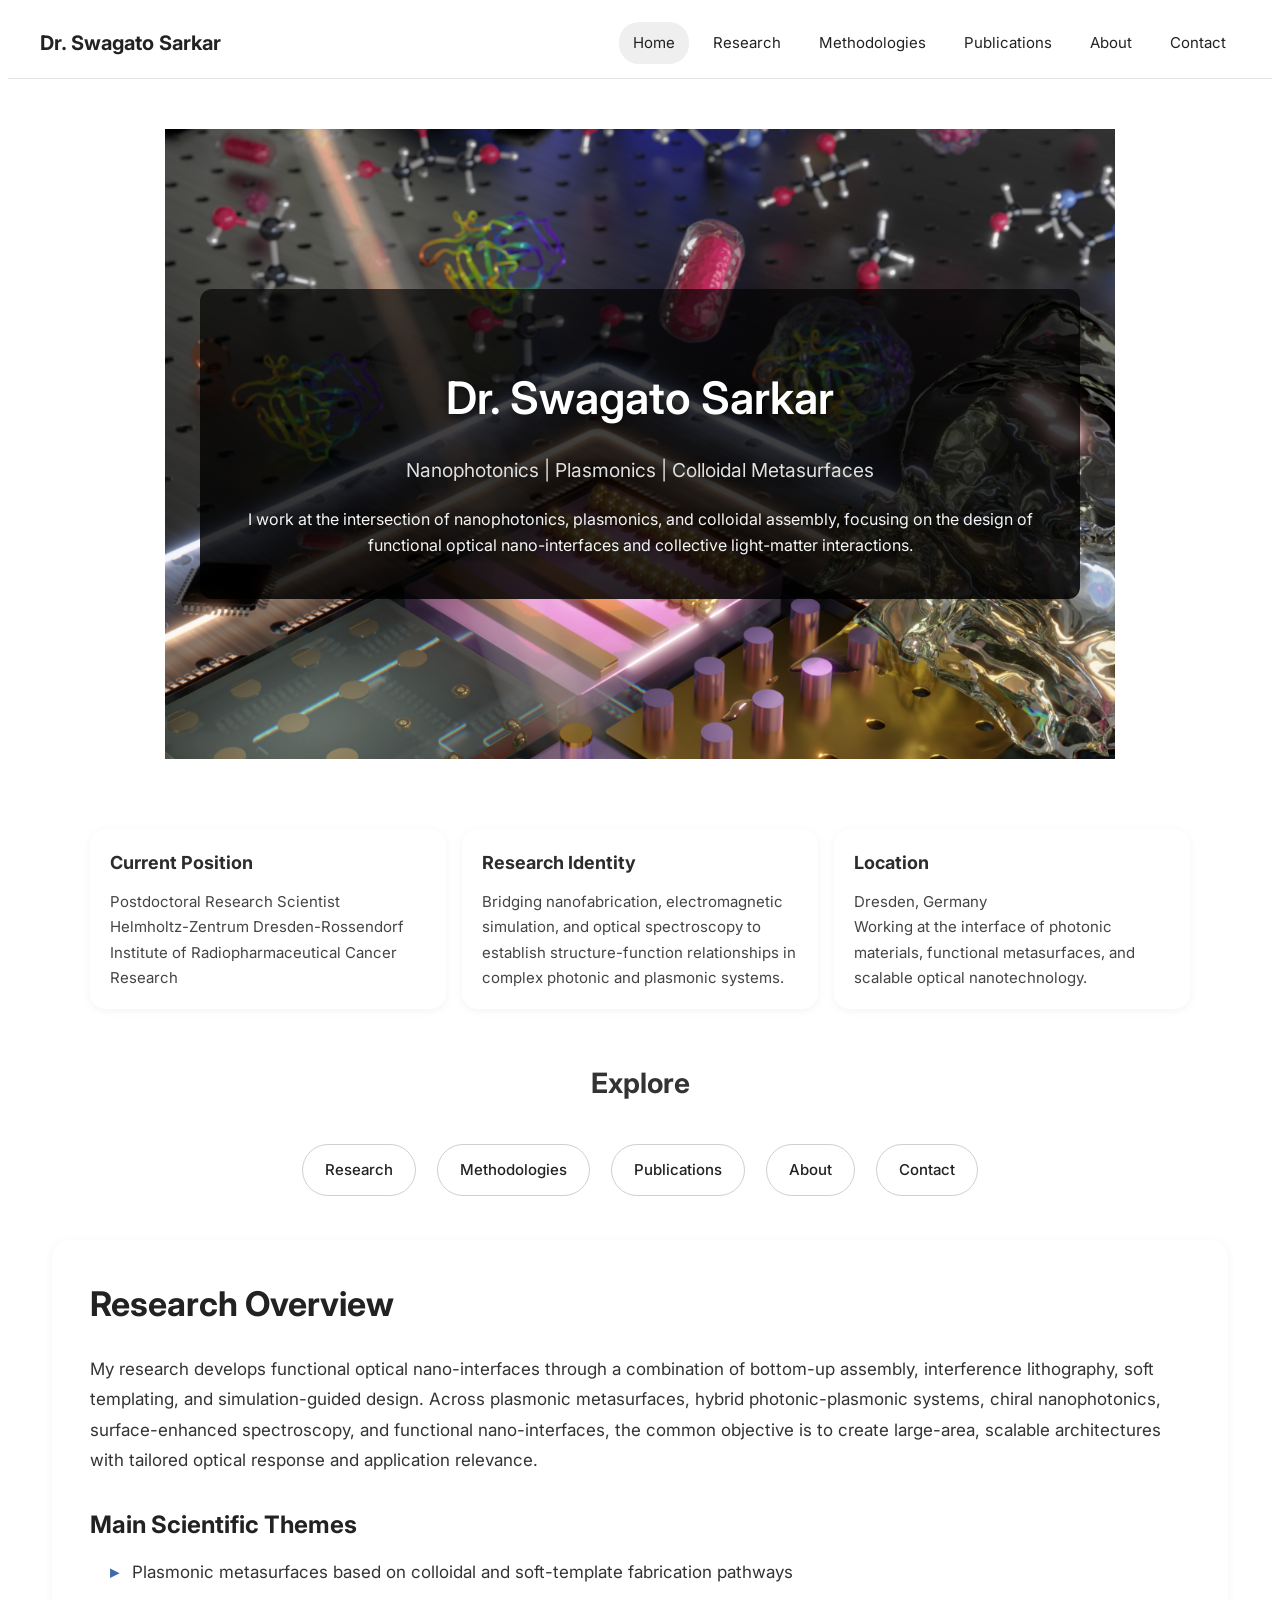
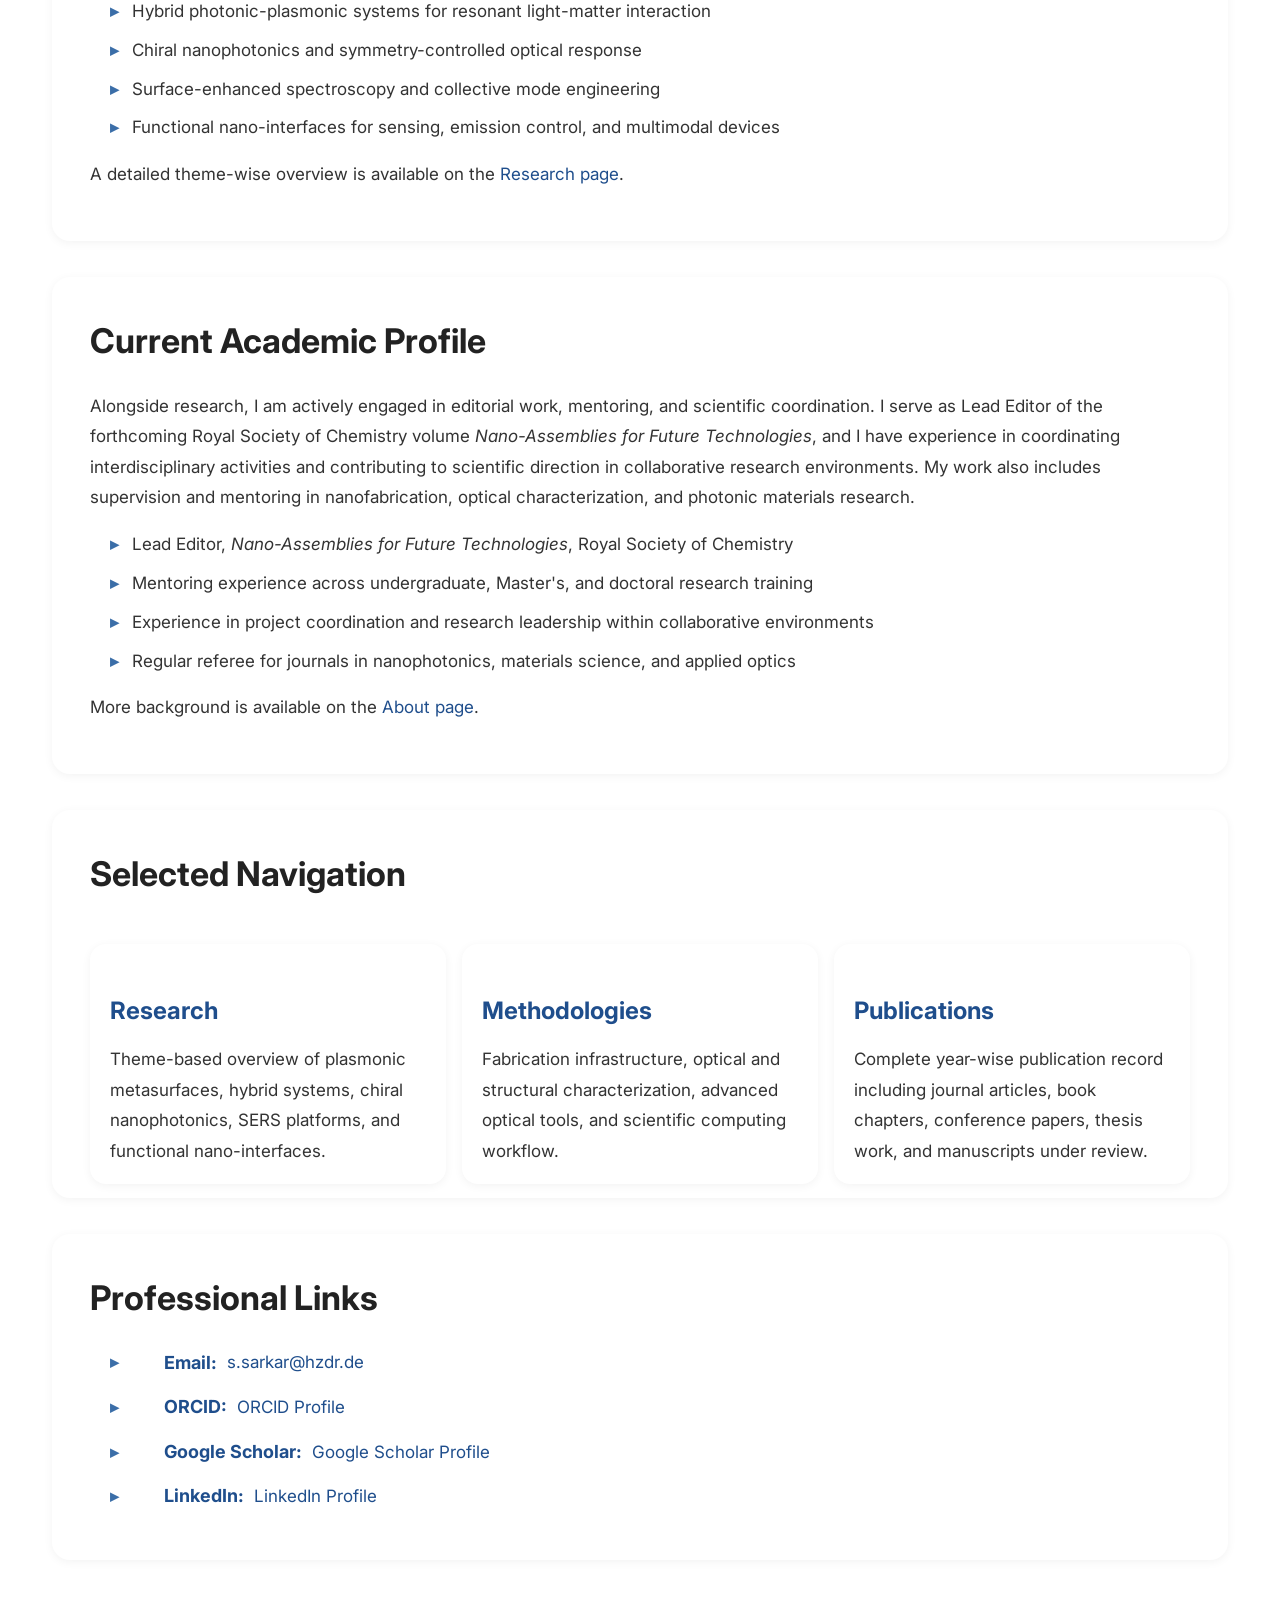
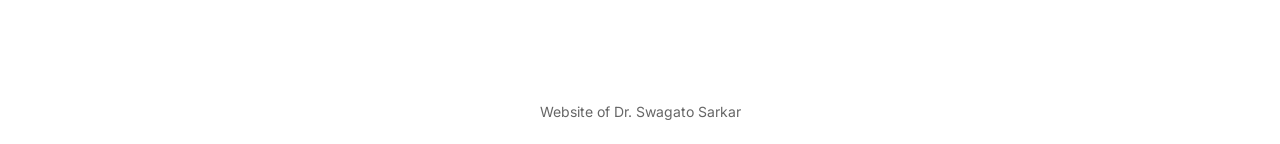
<file: index.html>
<!DOCTYPE html>
<html lang="en">
<head>
    <meta charset="UTF-8">
    <meta name="viewport" content="width=device-width, initial-scale=1.0">
    <title>Dr. Swagato Sarkar | Nanophotonics</title>
    <link href="https://fonts.googleapis.com/css2?family=Playfair+Display:wght@500;600&family=Inter:wght@400;500&display=swap" rel="stylesheet">
    <link rel="stylesheet" href="styles.css">
    <link rel="icon" type="image/png" href="favicon.png">
</head>
<body>

<header class="site-header">
    <nav class="navbar">
        <a href="index.html" class="site-title">Dr. Swagato Sarkar</a>
        <div class="nav-links">
            <a href="index.html" class="active">Home</a>
            <a href="research.html">Research</a>
            <a href="methodologies.html">Methodologies</a>
            <a href="publications.html">Publications</a>
            <a href="about.html">About</a>
            <a href="contact.html">Contact</a>
        </div>
    </nav>
</header>

<div class="container">

<div class="hero hero-bg">
    <div class="hero-overlay">
        <h1>Dr. Swagato Sarkar</h1>
        <h2>Nanophotonics | Plasmonics | Colloidal Metasurfaces</h2>

        <p>
            I work at the intersection of nanophotonics, plasmonics, and colloidal assembly, focusing on the design of functional optical nano-interfaces and collective light-matter interactions.
        </p>
    </div>
</div>

    <div class="card-grid">
        <div class="profile-card">
            <h3>Current Position</h3>
            <p>
                Postdoctoral Research Scientist<br>
                Helmholtz-Zentrum Dresden-Rossendorf<br>
                Institute of Radiopharmaceutical Cancer Research
            </p>
        </div>

        <div class="profile-card">
            <h3>Research Identity</h3>
            <p>
                Bridging nanofabrication, electromagnetic simulation, and optical spectroscopy to establish structure-function
                relationships in complex photonic and plasmonic systems.
            </p>
        </div>

        <div class="profile-card">
            <h3>Location</h3>
            <p>
                Dresden, Germany<br>
                Working at the interface of photonic materials, functional metasurfaces, and scalable optical nanotechnology.
            </p>
        </div>
    </div>

    <div class="section">
        <h2 class="section-title">Explore</h2>
        <div class="tag-group">
            <div class="tag"><a href="research.html">Research</a></div>
            <div class="tag"><a href="methodologies.html">Methodologies</a></div>
            <div class="tag"><a href="publications.html">Publications</a></div>
            <div class="tag"><a href="about.html">About</a></div>
            <div class="tag"><a href="contact.html">Contact</a></div>
        </div>
    </div>

    <div class="block">
        <h2>Research Overview</h2>
        <p>
            My research develops functional optical nano-interfaces through a combination of bottom-up assembly,
            interference lithography, soft templating, and simulation-guided design. Across plasmonic metasurfaces,
            hybrid photonic-plasmonic systems, chiral nanophotonics, surface-enhanced spectroscopy, and functional
            nano-interfaces, the common objective is to create large-area, scalable architectures with tailored optical
            response and application relevance.
        </p>

        <h3>Main Scientific Themes</h3>
        <ul>
            <li>Plasmonic metasurfaces based on colloidal and soft-template fabrication pathways</li>
            <li>Hybrid photonic-plasmonic systems for resonant light-matter interaction</li>
            <li>Chiral nanophotonics and symmetry-controlled optical response</li>
            <li>Surface-enhanced spectroscopy and collective mode engineering</li>
            <li>Functional nano-interfaces for sensing, emission control, and multimodal devices</li>
        </ul>

        <p>
            A detailed theme-wise overview is available on the <a href="research.html">Research page</a>.
        </p>
    </div>

    <div class="block">
        <h2>Current Academic Profile</h2>
        <p>
            Alongside research, I am actively engaged in editorial work, mentoring, and scientific coordination.
            I serve as Lead Editor of the forthcoming Royal Society of Chemistry volume <em>Nano-Assemblies for Future Technologies</em>,
            and I have experience in coordinating interdisciplinary activities and contributing to scientific direction in
            collaborative research environments. My work also includes supervision and mentoring in nanofabrication,
            optical characterization, and photonic materials research.
        </p>

        <ul>
            <li>Lead Editor, <em>Nano-Assemblies for Future Technologies</em>, Royal Society of Chemistry</li>
            <li>Mentoring experience across undergraduate, Master's, and doctoral research training</li>
            <li>Experience in project coordination and research leadership within collaborative environments</li>
            <li>Regular referee for journals in nanophotonics, materials science, and applied optics</li>
        </ul>

        <p>
            More background is available on the <a href="about.html">About page</a>.
        </p>
    </div>

<div class="block">
    <h2>Selected Navigation</h2>
    <div class="card-grid">

        <div class="profile-card">
            <h3><a href="research.html">Research</a></h3>
            <p>
                Theme-based overview of plasmonic metasurfaces, hybrid systems, chiral nanophotonics,
                SERS platforms, and functional nano-interfaces.
            </p>
        </div>

        <div class="profile-card">
            <h3><a href="methodologies.html">Methodologies</a></h3>
            <p>
                Fabrication infrastructure, optical and structural characterization, advanced
                optical tools, and scientific computing workflow.
            </p>
        </div>

        <div class="profile-card">
            <h3><a href="publications.html">Publications</a></h3>
            <p>
                Complete year-wise publication record including journal articles, book chapters,
                conference papers, thesis work, and manuscripts under review.
            </p>
        </div>

    </div>
</div>

<div class="block">
    <h2>Professional Links</h2>

    <ul class="contact-list icon-links">
        <li>
            <i class="fa-solid fa-envelope"></i>
            <strong>Email:</strong>
            <a href="mailto:s.sarkar@hzdr.de">s.sarkar@hzdr.de</a>
        </li>

        <li>
            <i class="fa-brands fa-orcid"></i>
            <strong>ORCID:</strong>
            <a href="https://orcid.org/0000-0002-6979-3446" target="_blank" rel="noopener noreferrer">
                ORCID Profile
            </a>
        </li>

        <li>
            <i class="fa-brands fa-google-scholar"></i>
            <strong>Google Scholar:</strong>
            <a href="https://scholar.google.de/citations?user=sH5rewgAAAAJ&hl=en&oi=ao" target="_blank" rel="noopener noreferrer">
                Google Scholar Profile
            </a>
        </li>

        <li>
            <i class="fa-brands fa-linkedin"></i>
            <strong>LinkedIn:</strong>
            <a href="https://www.linkedin.com/in/dr-swagato-sarkar/" target="_blank" rel="noopener noreferrer">
                LinkedIn Profile
            </a>
        </li>
    </ul>
</div>

</div>

<div class="footer">
    Website of Dr. Swagato Sarkar
</div>

<script src="script.js"></script>   
</body>
</html>
</file>
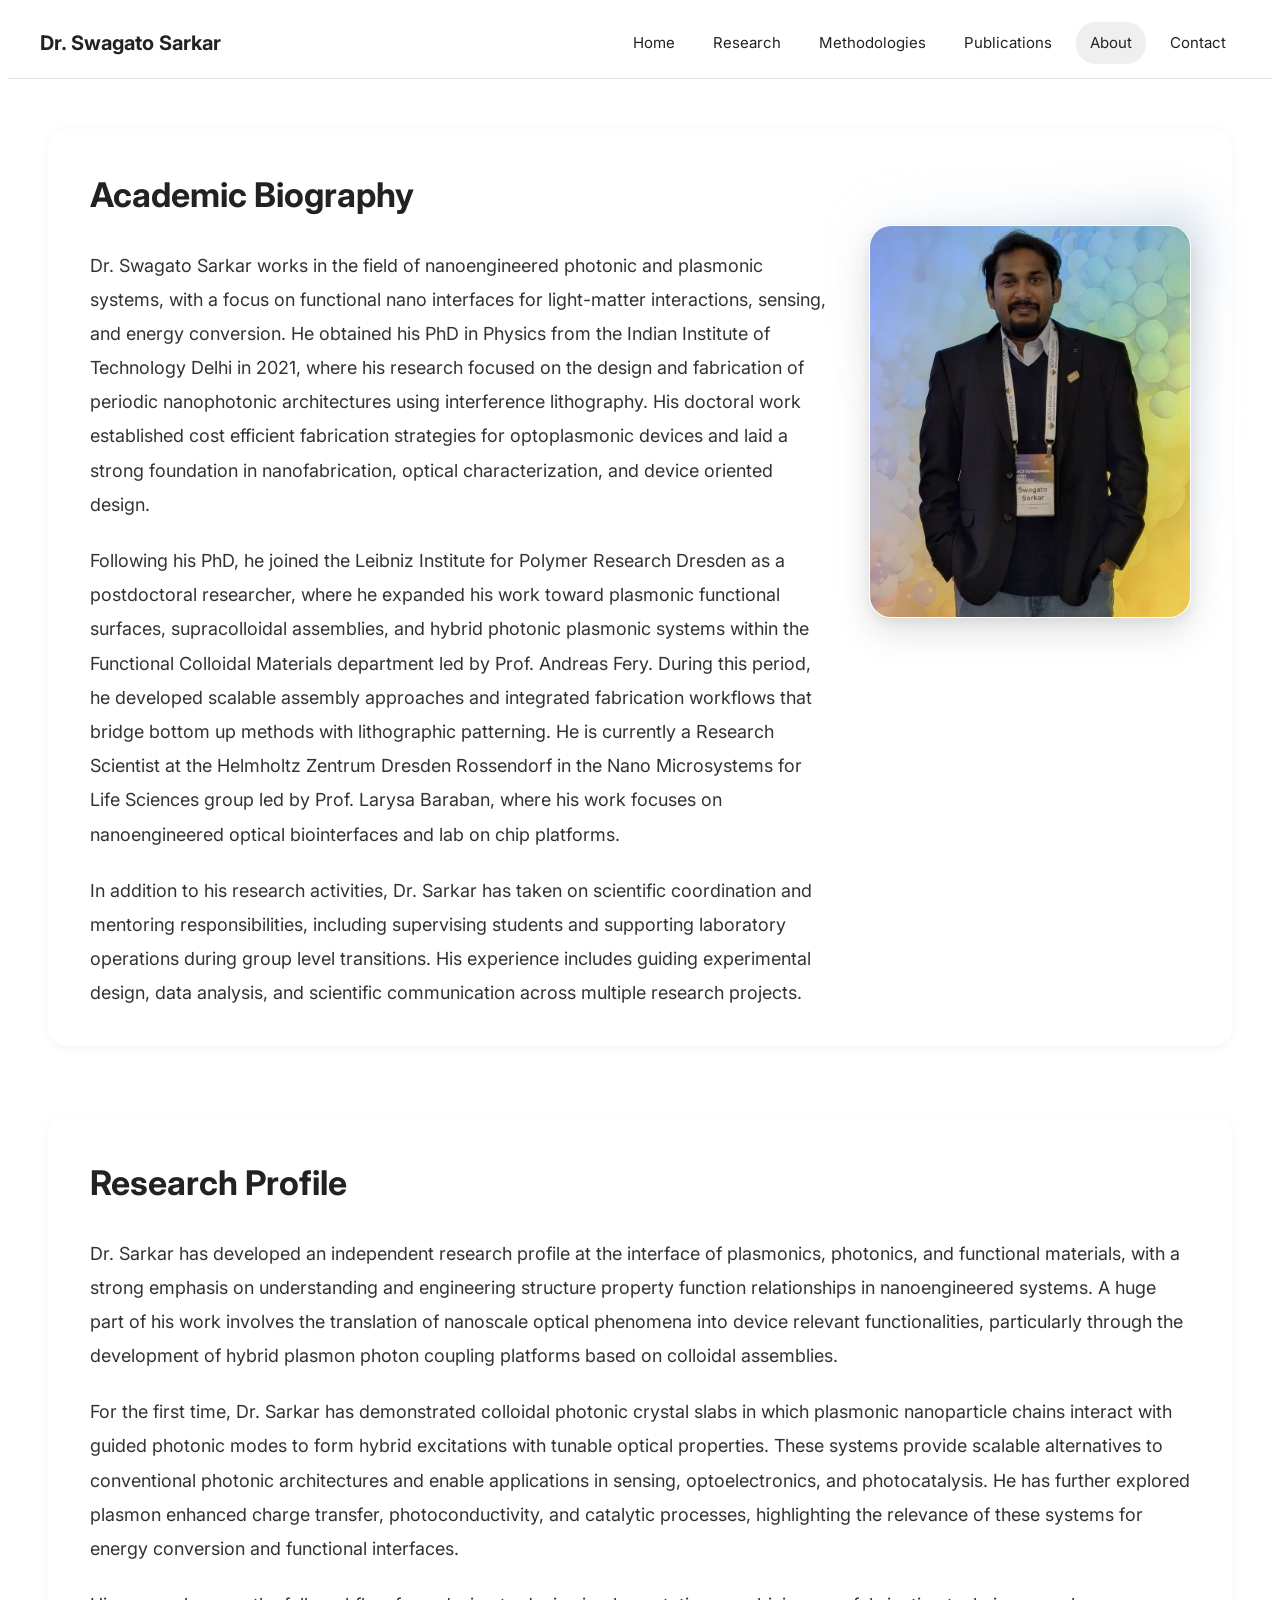
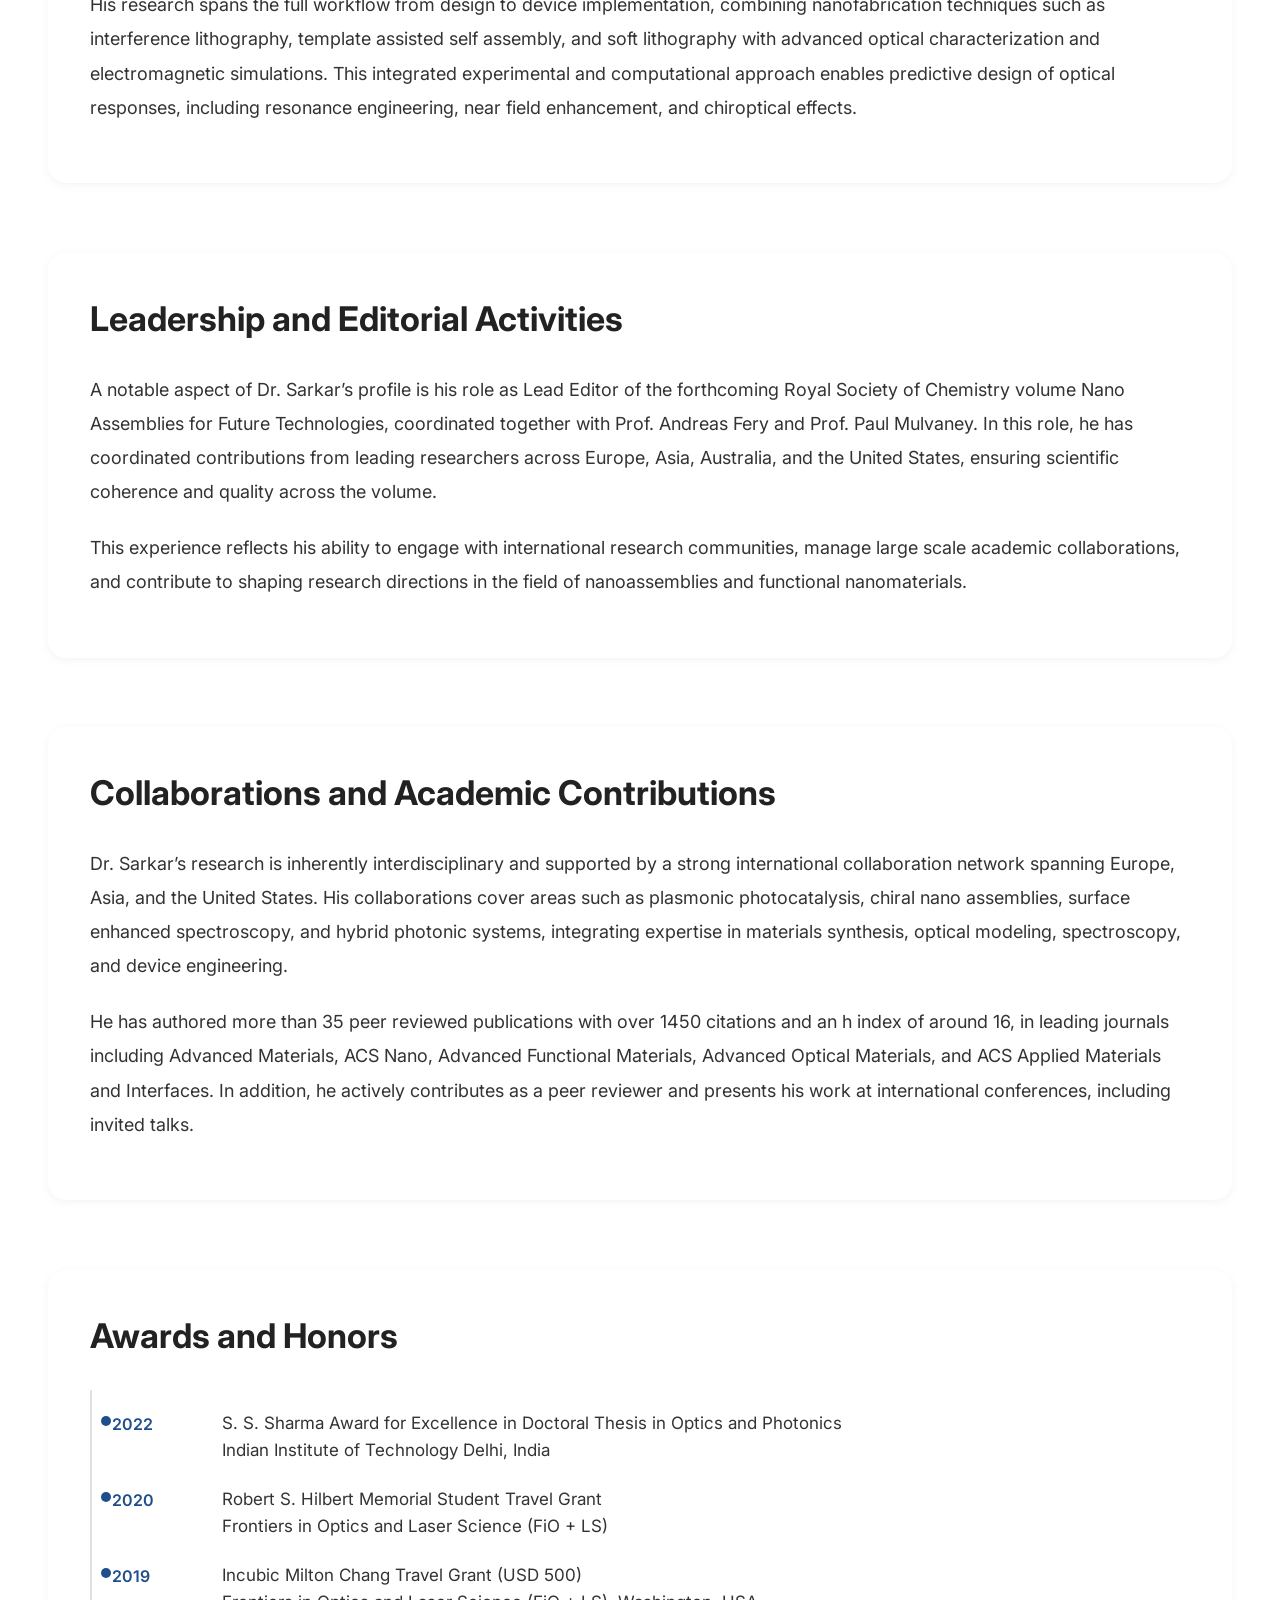
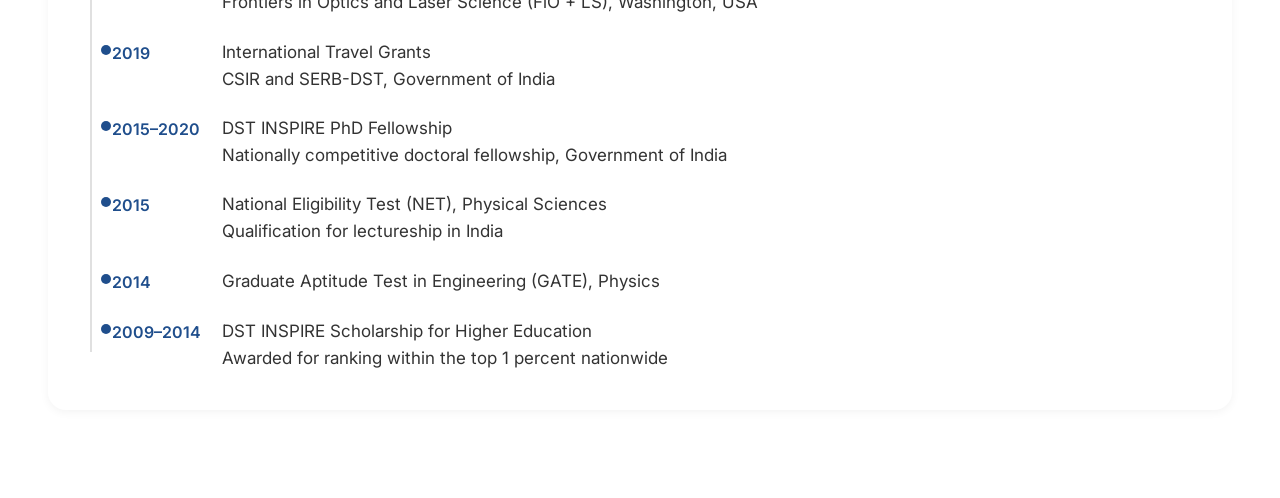
<file: about.html>
<!DOCTYPE html>
<html lang="en">
<head>
    <meta charset="UTF-8">
    <meta name="viewport" content="width=device-width, initial-scale=1.0">
    <title>About | Dr. Swagato Sarkar</title>
    <link href="https://fonts.googleapis.com/css2?family=Playfair+Display:wght@500;600&family=Inter:wght@400;500&display=swap" rel="stylesheet">
    <link rel="stylesheet" href="styles.css">
    <link rel="icon" type="image/png" href="favicon.png">
</head>
<body>

<header class="site-header">
    <nav class="navbar">
        <a href="index.html" class="site-title">Dr. Swagato Sarkar</a>
        <div class="nav-links">
            <a href="index.html">Home</a>
            <a href="research.html">Research</a>
            <a href="methodologies.html">Methodologies</a>
            <a href="publications.html">Publications</a>
            <a href="about.html" class="active">About</a>
            <a href="contact.html">Contact</a>
        </div>
    </nav>
</header>

<div class="container">

<div class="research-block about-intro-block">
    <div class="about-flex">

        <div class="about-text">
            <h2>Academic Biography</h2>

            <p>
                Dr. Swagato Sarkar works in the field of nanoengineered photonic and plasmonic systems, with a focus on functional nano interfaces for light-matter interactions, sensing, and energy conversion. He obtained his PhD in Physics from the Indian Institute of Technology Delhi in 2021, where his research focused on the design and fabrication of periodic nanophotonic architectures using interference lithography. His doctoral work established cost efficient fabrication strategies for optoplasmonic devices and laid a strong foundation in nanofabrication, optical characterization, and device oriented design.
            </p>

            <p>
                Following his PhD, he joined the Leibniz Institute for Polymer Research Dresden as a postdoctoral researcher, where he expanded his work toward plasmonic functional surfaces, supracolloidal assemblies, and hybrid photonic plasmonic systems within the Functional Colloidal Materials department led by Prof. Andreas Fery. During this period, he developed scalable assembly approaches and integrated fabrication workflows that bridge bottom up methods with lithographic patterning. He is currently a Research Scientist at the Helmholtz Zentrum Dresden Rossendorf in the Nano Microsystems for Life Sciences group led by Prof. Larysa Baraban, where his work focuses on nanoengineered optical biointerfaces and lab on chip platforms.
            </p>

            <p>
                In addition to his research activities, Dr. Sarkar has taken on scientific coordination and mentoring responsibilities, including supervising students and supporting laboratory operations during group level transitions. His experience includes guiding experimental design, data analysis, and scientific communication across multiple research projects.
            </p>
        </div>

        <div class="about-image">
            <img src="profile.jpeg" alt="Swagato Sarkar">
        </div>

    </div>
</div>


    <div class="research-block">

        <h2>Research Profile</h2>

        <p>
            Dr. Sarkar has developed an independent research profile at the interface of plasmonics, photonics, and functional materials, with a strong emphasis on understanding and engineering structure property function relationships in nanoengineered systems. A huge part of his work involves the translation of nanoscale optical phenomena into device relevant functionalities, particularly through the development of hybrid plasmon photon coupling platforms based on colloidal assemblies.
        </p>

        <p>
            For the first time, Dr. Sarkar has demonstrated colloidal photonic crystal slabs in which plasmonic nanoparticle chains interact with guided photonic modes to form hybrid excitations with tunable optical properties. These systems provide scalable alternatives to conventional photonic architectures and enable applications in sensing, optoelectronics, and photocatalysis. He has further explored plasmon enhanced charge transfer, photoconductivity, and catalytic processes, highlighting the relevance of these systems for energy conversion and functional interfaces.
        </p>

        <p>
            His research spans the full workflow from design to device implementation, combining nanofabrication techniques such as interference lithography, template assisted self assembly, and soft lithography with advanced optical characterization and electromagnetic simulations. This integrated experimental and computational approach enables predictive design of optical responses, including resonance engineering, near field enhancement, and chiroptical effects.
        </p>

    </div>


    <div class="research-block">

        <h2>Leadership and Editorial Activities</h2>

        <p>
            A notable aspect of Dr. Sarkar’s profile is his role as Lead Editor of the forthcoming Royal Society of Chemistry volume Nano Assemblies for Future Technologies, coordinated together with Prof. Andreas Fery and Prof. Paul Mulvaney. In this role, he has coordinated contributions from leading researchers across Europe, Asia, Australia, and the United States, ensuring scientific coherence and quality across the volume.
        </p>

        <p>
            This experience reflects his ability to engage with international research communities, manage large scale academic collaborations, and contribute to shaping research directions in the field of nanoassemblies and functional nanomaterials.
        </p>

    </div>


    <div class="research-block">

        <h2>Collaborations and Academic Contributions</h2>

        <p>
            Dr. Sarkar’s research is inherently interdisciplinary and supported by a strong international collaboration network spanning Europe, Asia, and the United States. His collaborations cover areas such as plasmonic photocatalysis, chiral nano assemblies, surface enhanced spectroscopy, and hybrid photonic systems, integrating expertise in materials synthesis, optical modeling, spectroscopy, and device engineering.
        </p>

        <p>
            He has authored more than 35 peer reviewed publications with over 1450 citations and an h index of around 16, in leading journals including Advanced Materials, ACS Nano, Advanced Functional Materials, Advanced Optical Materials, and ACS Applied Materials and Interfaces. In addition, he actively contributes as a peer reviewer and presents his work at international conferences, including invited talks.
        </p>

    </div>


<div class="research-block">
    <h2>Awards and Honors</h2>

    <div class="timeline">

        <div class="timeline-item">
            <div class="timeline-year">2022</div>
            <div class="timeline-content">
                S. S. Sharma Award for Excellence in Doctoral Thesis in Optics and Photonics<br>
                Indian Institute of Technology Delhi, India
            </div>
        </div>

        <div class="timeline-item">
            <div class="timeline-year">2020</div>
            <div class="timeline-content">
                Robert S. Hilbert Memorial Student Travel Grant<br>
                Frontiers in Optics and Laser Science (FiO + LS)
            </div>
        </div>

        <div class="timeline-item">
            <div class="timeline-year">2019</div>
            <div class="timeline-content">
                Incubic Milton Chang Travel Grant (USD 500)<br>
                Frontiers in Optics and Laser Science (FiO + LS), Washington, USA
            </div>
        </div>

        <div class="timeline-item">
            <div class="timeline-year">2019</div>
            <div class="timeline-content">
                International Travel Grants<br>
                CSIR and SERB-DST, Government of India
            </div>
        </div>

        <div class="timeline-item">
            <div class="timeline-year">2015–2020</div>
            <div class="timeline-content">
                DST INSPIRE PhD Fellowship<br>
                Nationally competitive doctoral fellowship, Government of India
            </div>
        </div>

        <div class="timeline-item">
            <div class="timeline-year">2015</div>
            <div class="timeline-content">
                National Eligibility Test (NET), Physical Sciences<br>
                Qualification for lectureship in India
            </div>
        </div>

        <div class="timeline-item">
            <div class="timeline-year">2014</div>
            <div class="timeline-content">
                Graduate Aptitude Test in Engineering (GATE), Physics
            </div>
        </div>

        <div class="timeline-item">
            <div class="timeline-year">2009–2014</div>
            <div class="timeline-content">
                DST INSPIRE Scholarship for Higher Education<br>
                Awarded for ranking within the top 1 percent nationwide
            </div>
        </div>

    </div>
</div>

</div>

<script src="script.js"></script>    
</body>
</html>
</file>
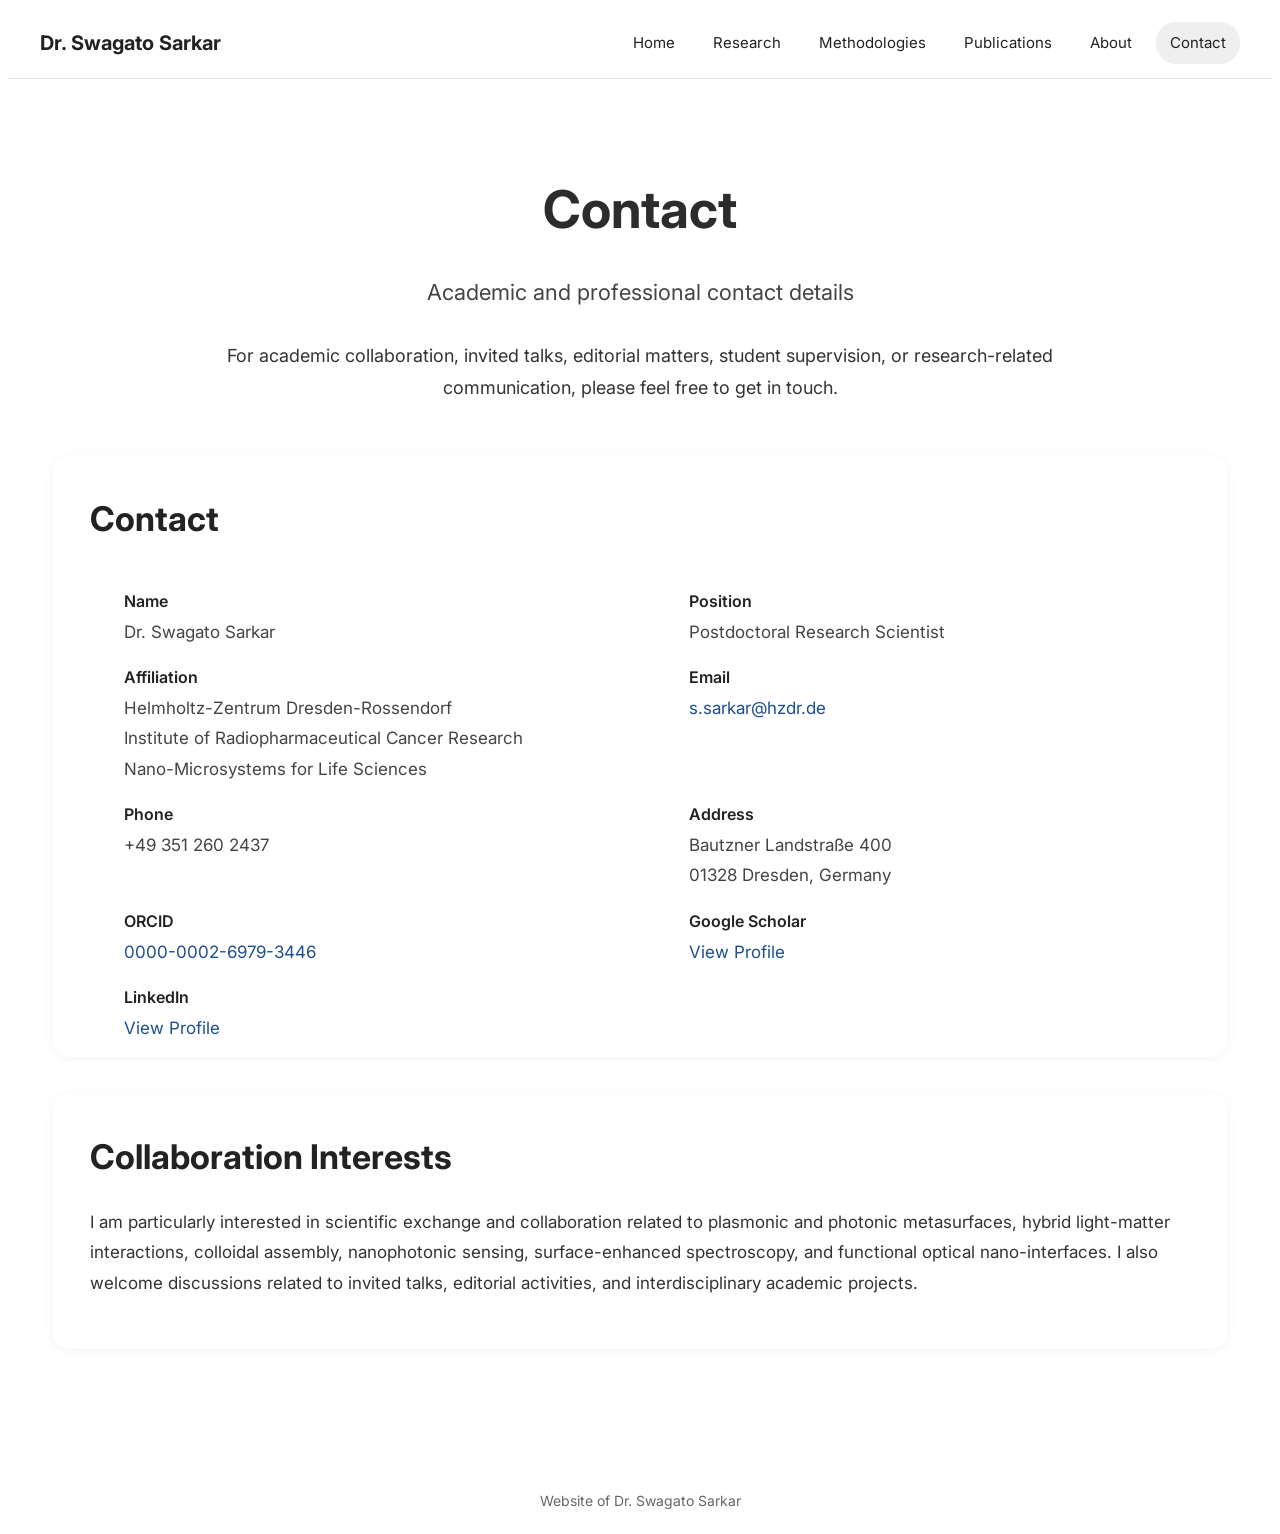
<file: contact.html>
<!DOCTYPE html>
<html lang="en">
<head>
    <meta charset="UTF-8">
    <meta name="viewport" content="width=device-width, initial-scale=1.0">
    <title>Contact | Dr. Swagato Sarkar</title>
    <link href="https://fonts.googleapis.com/css2?family=Playfair+Display:wght@500;600&family=Inter:wght@400;500&display=swap" rel="stylesheet">
    <link rel="stylesheet" href="styles.css">
    <link rel="icon" type="image/png" href="favicon.png">
</head>
<body>

<header class="site-header">
    <nav class="navbar">
        <a href="index.html" class="site-title">Dr. Swagato Sarkar</a>
        <div class="nav-links">
            <a href="index.html">Home</a>
            <a href="research.html">Research</a>
            <a href="methodologies.html">Methodologies</a>
            <a href="publications.html">Publications</a>
            <a href="about.html">About</a>
            <a href="contact.html" class="active">Contact</a>
        </div>
    </nav>
</header>

<div class="container">

    <div class="hero">
        <h1>Contact</h1>
        <h2>Academic and professional contact details</h2>
        <p>
            For academic collaboration, invited talks, editorial matters, student supervision,
            or research-related communication, please feel free to get in touch.
        </p>
    </div>

    <div class="block">
    <h2>Contact</h2>

    <div class="contact-grid">

        <div class="contact-item">
            <i class="fa-solid fa-user"></i>
            <div>
                <strong>Name</strong>
                <p>Dr. Swagato Sarkar</p>
            </div>
        </div>

        <div class="contact-item">
            <i class="fa-solid fa-briefcase"></i>
            <div>
                <strong>Position</strong>
                <p>Postdoctoral Research Scientist</p>
            </div>
        </div>

        <div class="contact-item">
            <i class="fa-solid fa-building"></i>
            <div>
                <strong>Affiliation</strong>
                <p>
                    Helmholtz-Zentrum Dresden-Rossendorf<br>
                    Institute of Radiopharmaceutical Cancer Research<br>
                    Nano-Microsystems for Life Sciences
                </p>
            </div>
        </div>

        <div class="contact-item">
            <i class="fa-solid fa-envelope"></i>
            <div>
                <strong>Email</strong>
                <p>
                    <a href="mailto:s.sarkar@hzdr.de">s.sarkar@hzdr.de</a>
                </p>
            </div>
        </div>

        <div class="contact-item">
            <i class="fa-solid fa-phone"></i>
            <div>
                <strong>Phone</strong>
                <p>+49 351 260 2437</p>
            </div>
        </div>

        <div class="contact-item">
            <i class="fa-solid fa-location-dot"></i>
            <div>
                <strong>Address</strong>
                <p>
                    Bautzner Landstraße 400<br>
                    01328 Dresden, Germany
                </p>
            </div>
        </div>

        <div class="contact-item">
            <i class="fa-brands fa-orcid"></i>
            <div>
                <strong>ORCID</strong>
                <p>
                    <a href="https://orcid.org/0000-0002-6979-3446" target="_blank" rel="noopener noreferrer">
                        0000-0002-6979-3446
                    </a>
                </p>
            </div>
        </div>

        <div class="contact-item">
            <i class="fa-solid fa-graduation-cap"></i>
            <div>
                <strong>Google Scholar</strong>
                <p>
                    <a href="https://scholar.google.de/citations?user=sH5rewgAAAAJ&hl=en&oi=ao" target="_blank" rel="noopener noreferrer">
                        View Profile
                    </a>
                </p>
            </div>
        </div>

        <div class="contact-item">
            <i class="fa-brands fa-linkedin"></i>
            <div>
                <strong>LinkedIn</strong>
                <p>
                    <a href="https://www.linkedin.com/in/dr-swagato-sarkar/" target="_blank" rel="noopener noreferrer">
                        View Profile
                    </a>
                </p>
            </div>
        </div>

    </div>
</div>

    <div class="block">
        <h2>Collaboration Interests</h2>
        <p>
            I am particularly interested in scientific exchange and collaboration related to plasmonic and photonic
            metasurfaces, hybrid light-matter interactions, colloidal assembly, nanophotonic sensing, surface-enhanced
            spectroscopy, and functional optical nano-interfaces. I also welcome discussions related to invited talks,
            editorial activities, and interdisciplinary academic projects.
        </p>
    </div>

</div>

<div class="footer">
    Website of Dr. Swagato Sarkar
</div>

<script src="script.js"></script>    
</body>
</html>
</file>
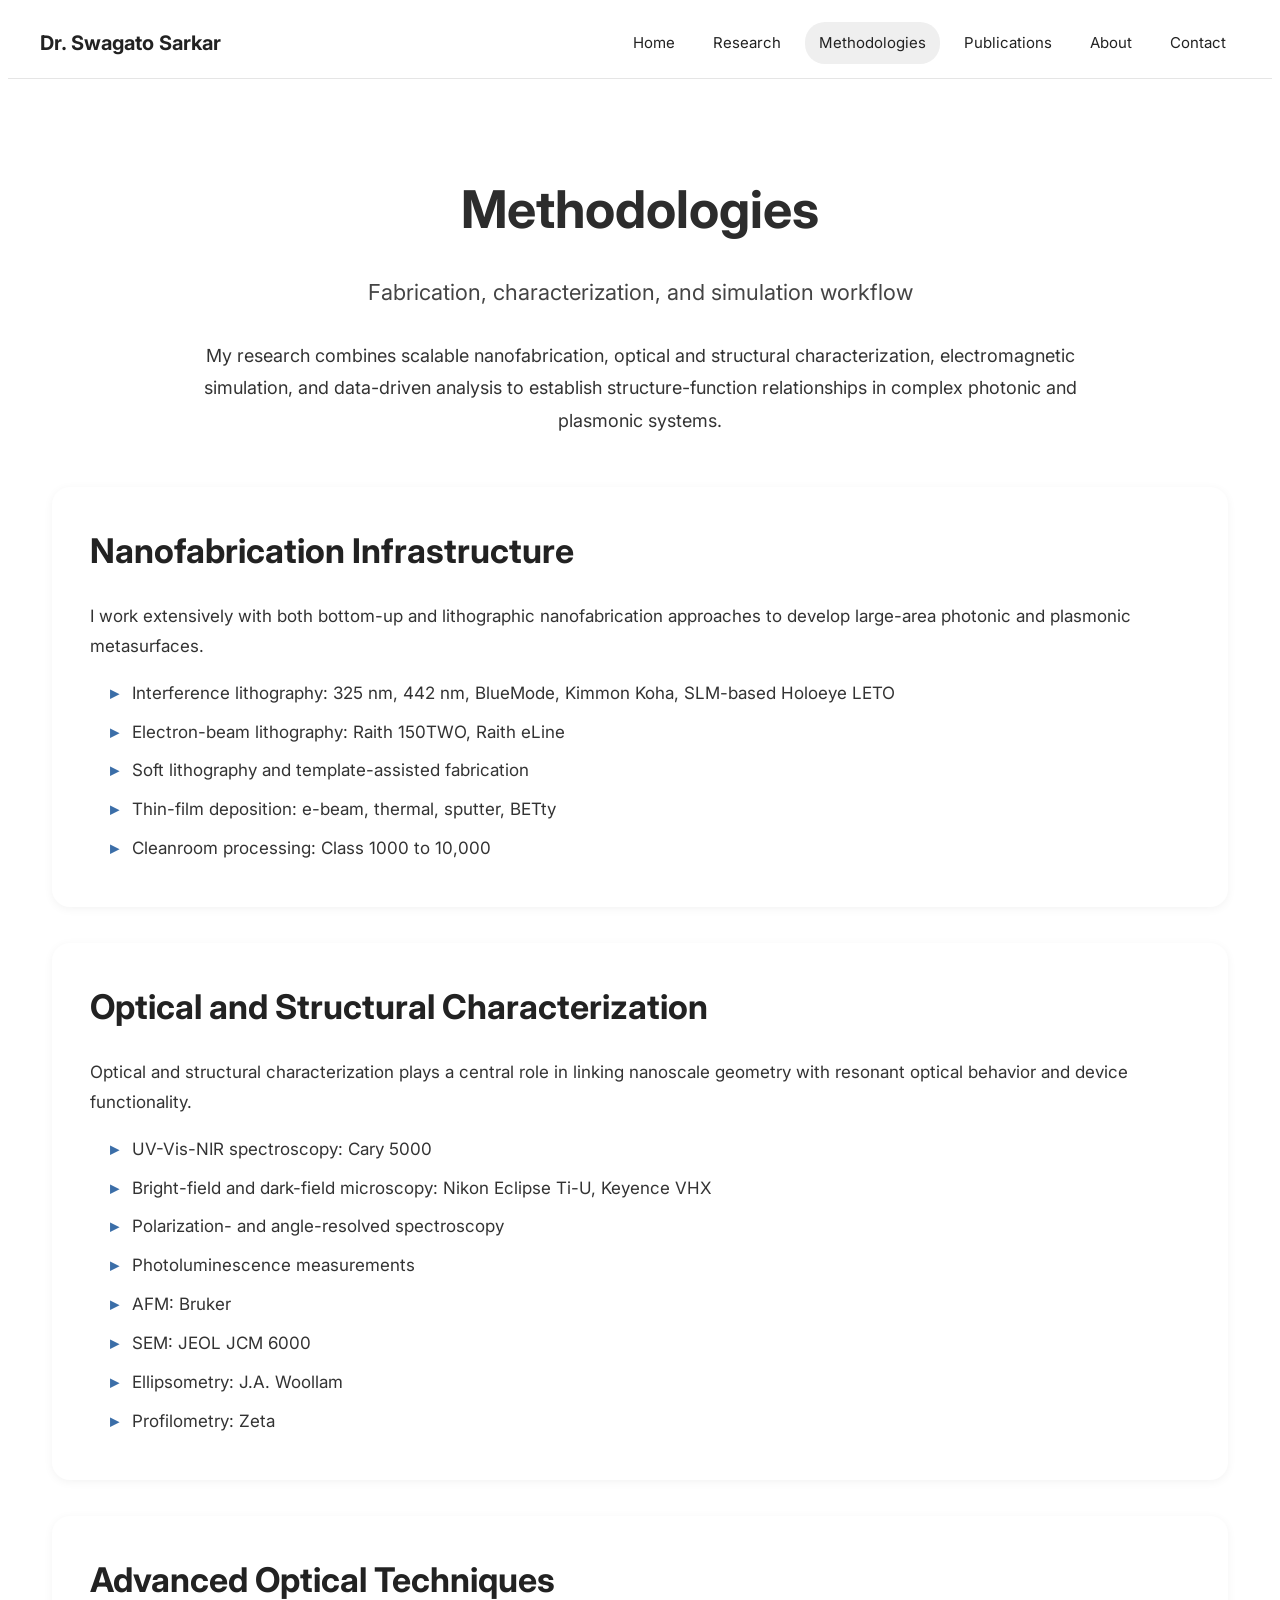
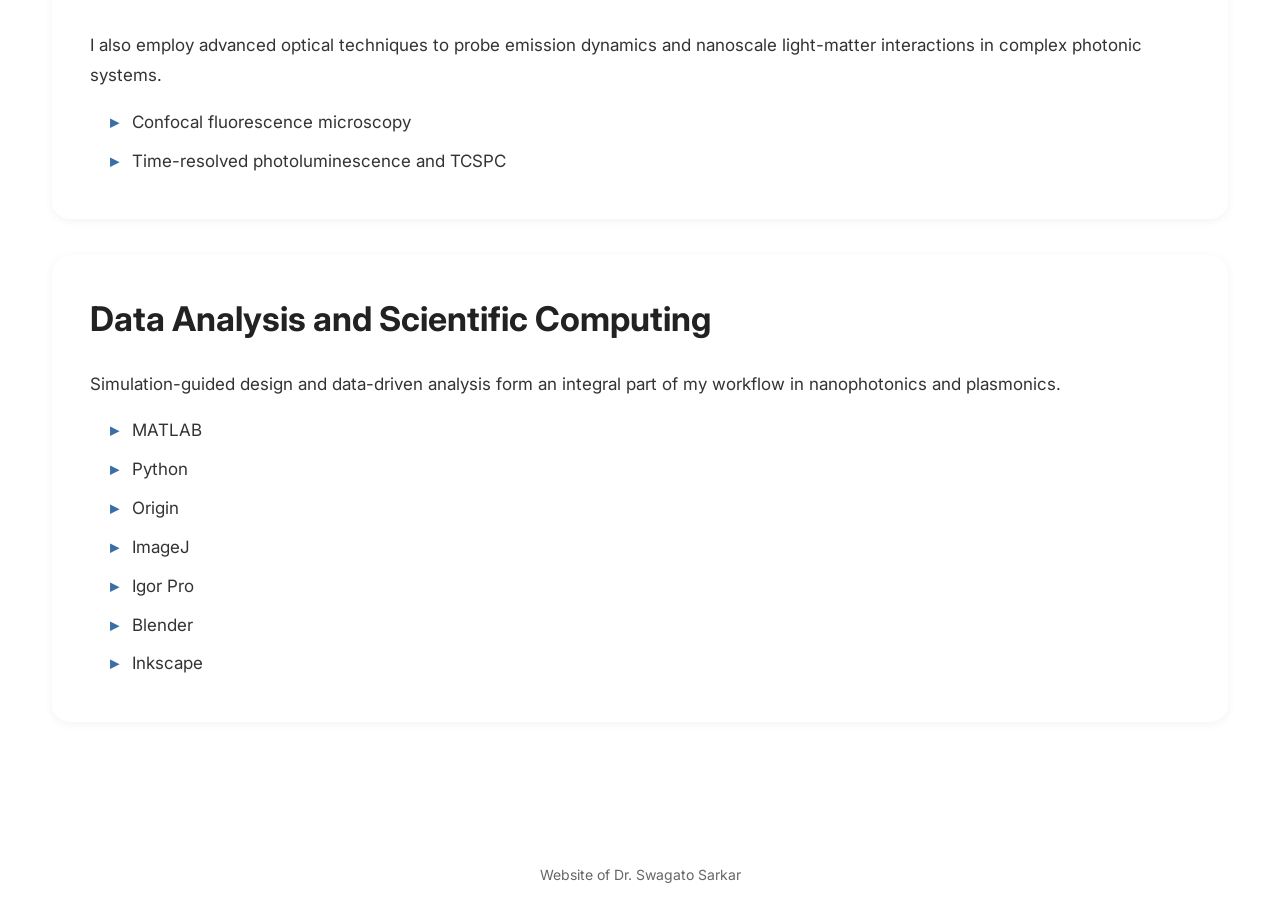
<file: methodologies.html>
<!DOCTYPE html>
<html lang="en">
<head>
    <meta charset="UTF-8">
    <meta name="viewport" content="width=device-width, initial-scale=1.0">
    <title>Methodologies | Dr. Swagato Sarkar</title>
    <link href="https://fonts.googleapis.com/css2?family=Playfair+Display:wght@500;600&family=Inter:wght@400;500&display=swap" rel="stylesheet">
    <link rel="stylesheet" href="styles.css">
    <link rel="icon" type="image/png" href="favicon.png">
</head>
<body>

<header class="site-header">
    <nav class="navbar">
        <a href="index.html" class="site-title">Dr. Swagato Sarkar</a>
        <div class="nav-links">
            <a href="index.html">Home</a>
            <a href="research.html">Research</a>
            <a href="methodologies.html" class="active">Methodologies</a>
            <a href="publications.html">Publications</a>
            <a href="about.html">About</a>
            <a href="contact.html">Contact</a>
        </div>
    </nav>
</header>

<div class="container">

    <div class="hero">
        <h1>Methodologies</h1>
        <h2>Fabrication, characterization, and simulation workflow</h2>

        <p>
            My research combines scalable nanofabrication, optical and structural characterization,
            electromagnetic simulation, and data-driven analysis to establish structure-function
            relationships in complex photonic and plasmonic systems.
        </p>
    </div>

    <div class="block">
        <h2>Nanofabrication Infrastructure</h2>

        <p>
            I work extensively with both bottom-up and lithographic nanofabrication approaches
            to develop large-area photonic and plasmonic metasurfaces.
        </p>

        <ul>
            <li>Interference lithography: 325 nm, 442 nm, BlueMode, Kimmon Koha, SLM-based Holoeye LETO</li>
            <li>Electron-beam lithography: Raith 150TWO, Raith eLine</li>
            <li>Soft lithography and template-assisted fabrication</li>
            <li>Thin-film deposition: e-beam, thermal, sputter, BETty</li>
            <li>Cleanroom processing: Class 1000 to 10,000</li>
        </ul>
    </div>

    <div class="block">
        <h2>Optical and Structural Characterization</h2>

        <p>
            Optical and structural characterization plays a central role in linking nanoscale
            geometry with resonant optical behavior and device functionality.
        </p>

        <ul>
            <li>UV-Vis-NIR spectroscopy: Cary 5000</li>
            <li>Bright-field and dark-field microscopy: Nikon Eclipse Ti-U, Keyence VHX</li>
            <li>Polarization- and angle-resolved spectroscopy</li>
            <li>Photoluminescence measurements</li>
            <li>AFM: Bruker</li>
            <li>SEM: JEOL JCM 6000</li>
            <li>Ellipsometry: J.A. Woollam</li>
            <li>Profilometry: Zeta</li>
        </ul>
    </div>

    <div class="block">
        <h2>Advanced Optical Techniques</h2>

        <p>
            I also employ advanced optical techniques to probe emission dynamics and
            nanoscale light-matter interactions in complex photonic systems.
        </p>

        <ul>
            <li>Confocal fluorescence microscopy</li>
            <li>Time-resolved photoluminescence and TCSPC</li>
        </ul>
    </div>

    <div class="block">
        <h2>Data Analysis and Scientific Computing</h2>

        <p>
            Simulation-guided design and data-driven analysis form an integral part of
            my workflow in nanophotonics and plasmonics.
        </p>

        <ul>
            <li>MATLAB</li>
            <li>Python</li>
            <li>Origin</li>
            <li>ImageJ</li>
            <li>Igor Pro</li>
            <li>Blender</li>
            <li>Inkscape</li>
        </ul>
    </div>

</div>

<div class="footer">
    Website of Dr. Swagato Sarkar
</div>

<script src="script.js"></script>    
</body>
</html>
</file>
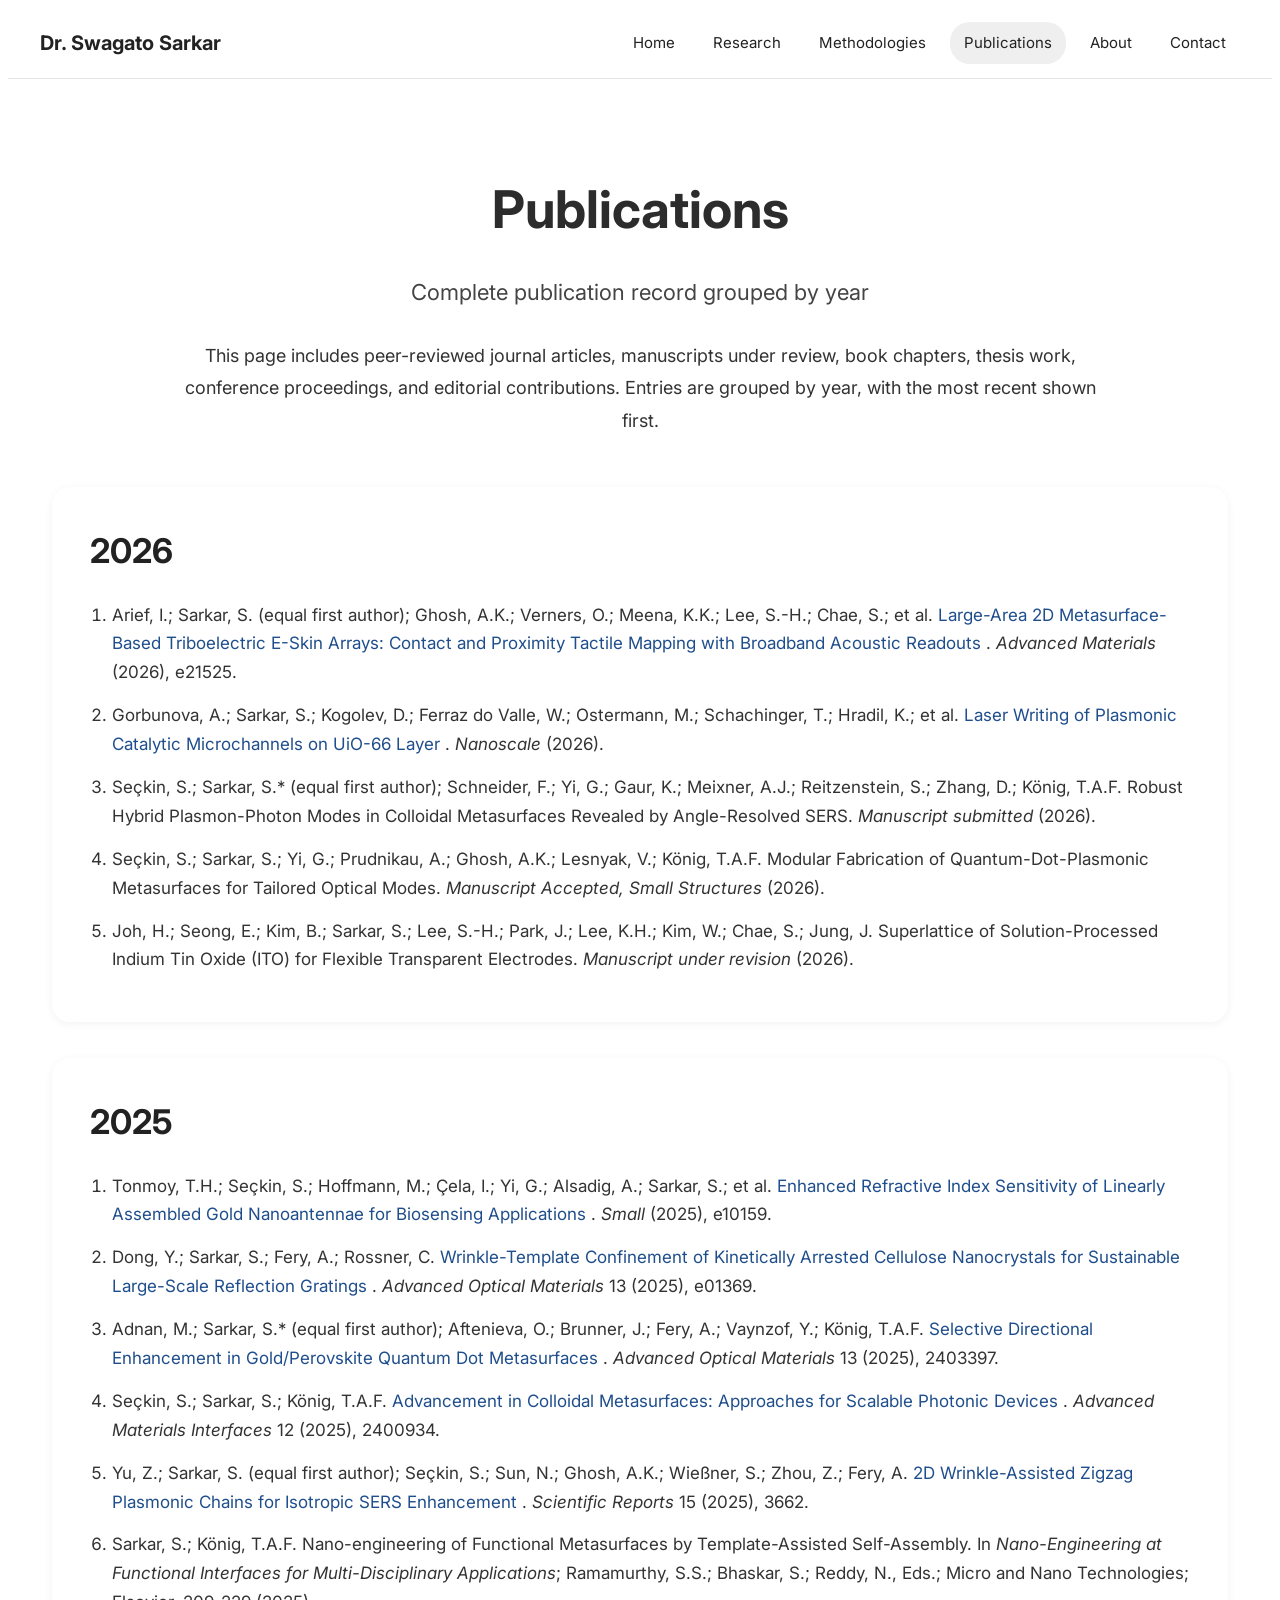
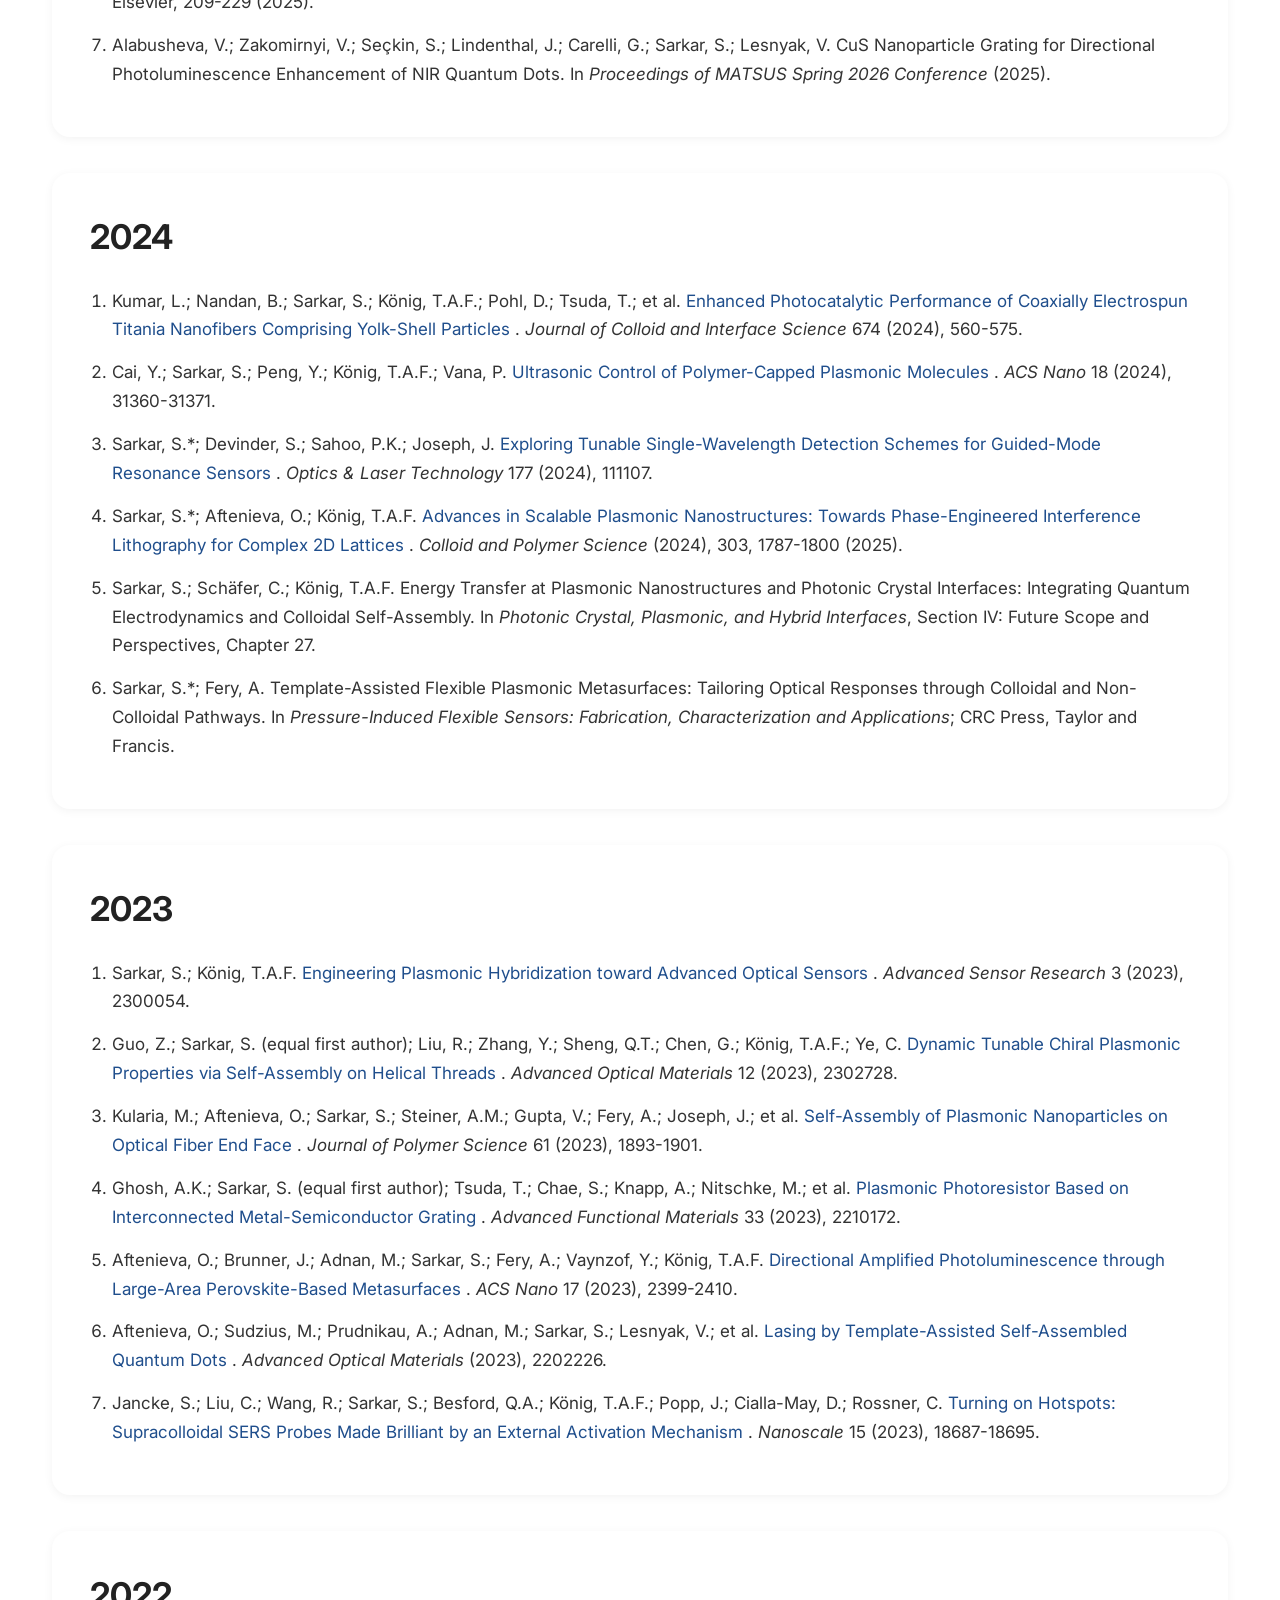
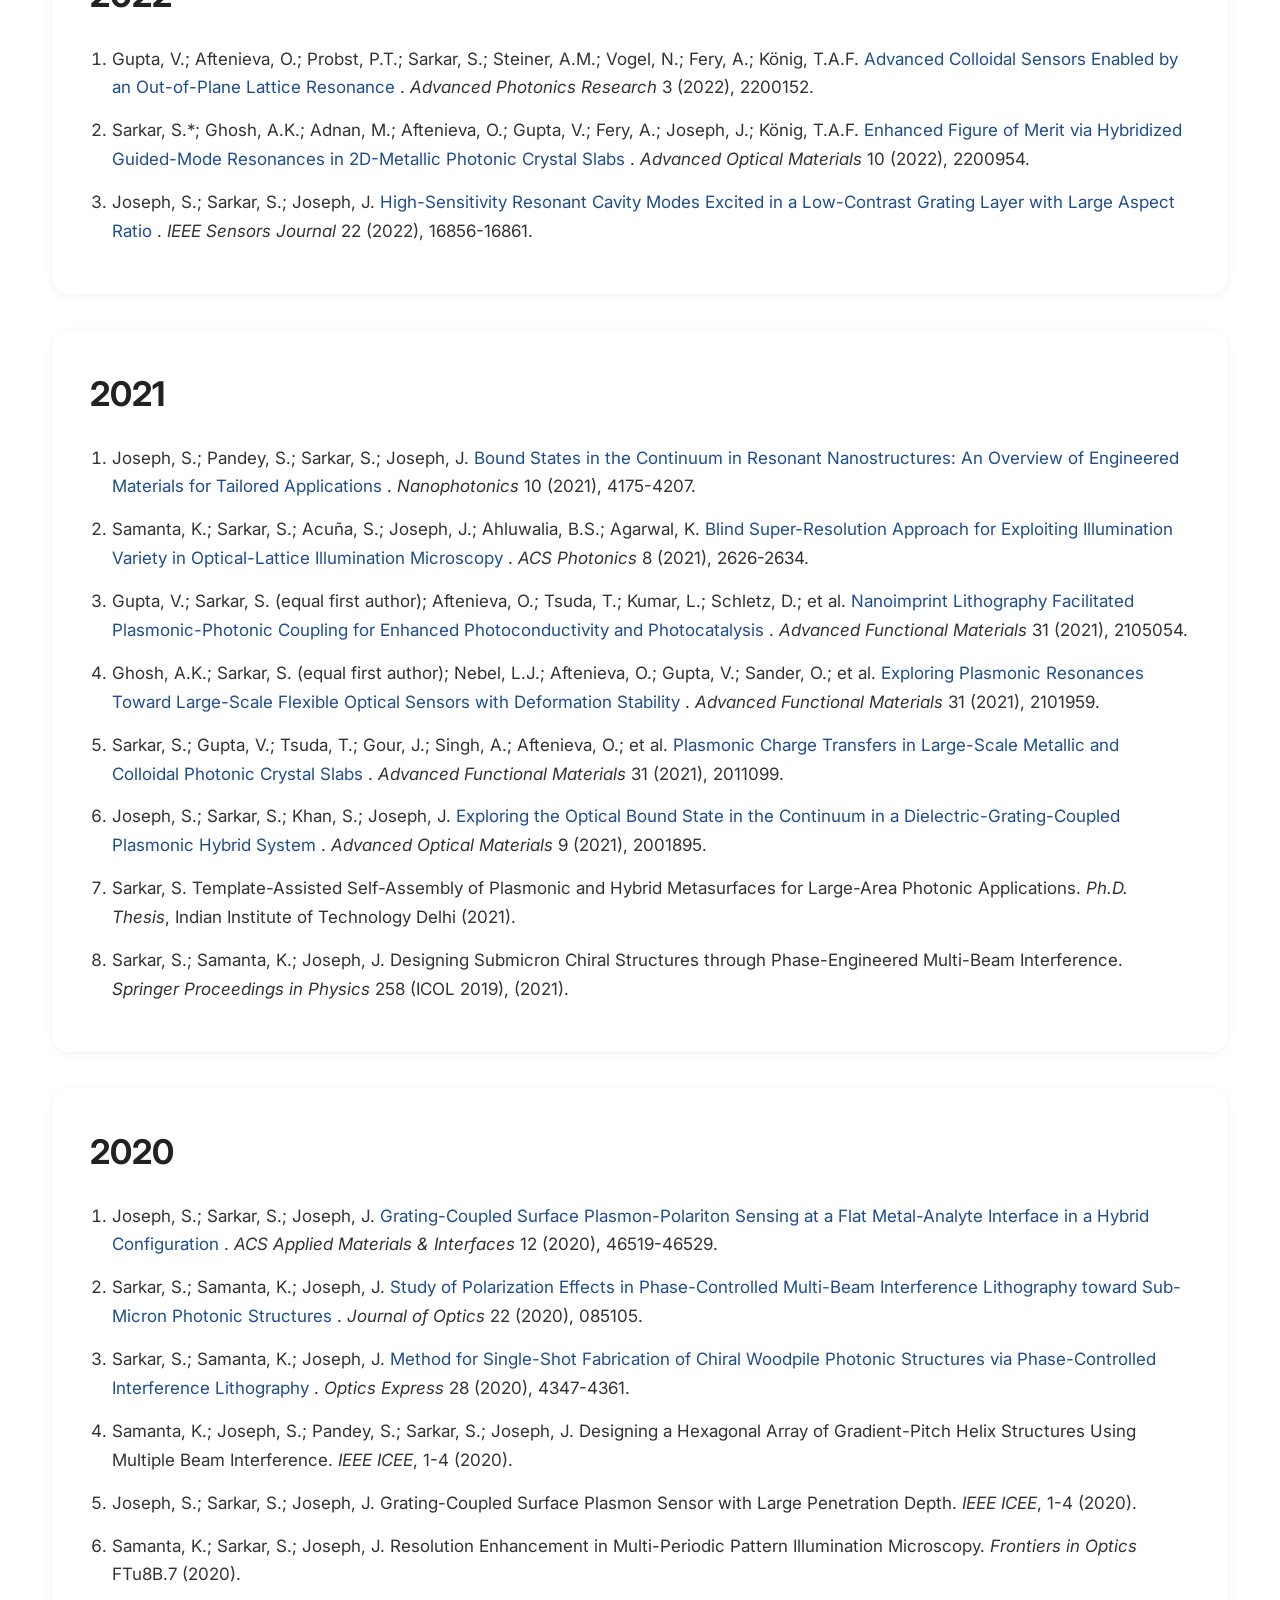
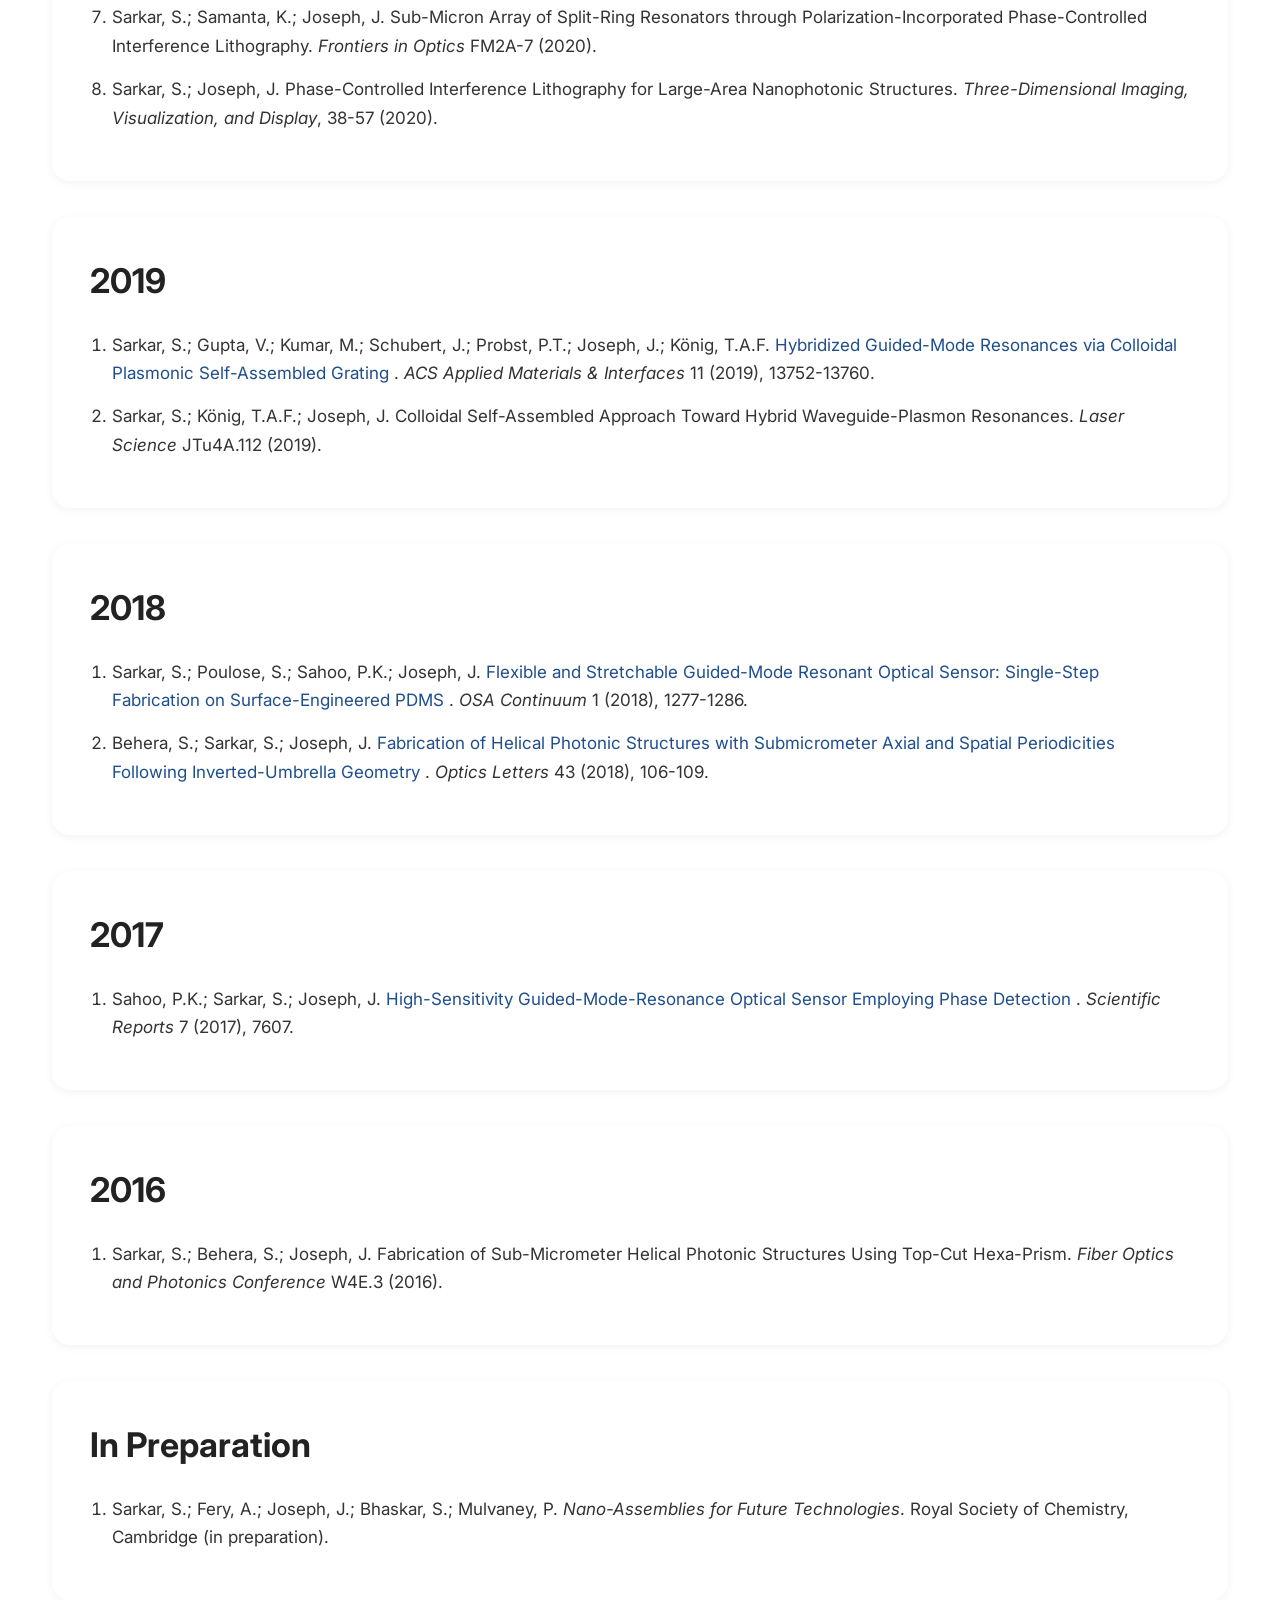
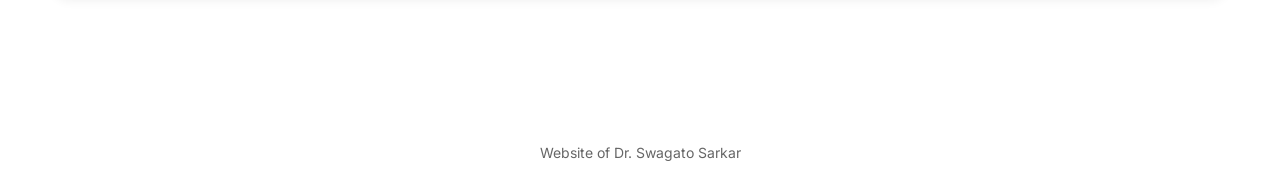
<file: publications.html>
<!DOCTYPE html>
<html lang="en">
<head>
    <meta charset="UTF-8">
    <meta name="viewport" content="width=device-width, initial-scale=1.0">
    <title>Publications | Dr. Swagato Sarkar</title>
    <link href="https://fonts.googleapis.com/css2?family=Playfair+Display:wght@500;600&family=Inter:wght@400;500&display=swap" rel="stylesheet">
    <link rel="stylesheet" href="styles.css">
    <link rel="icon" type="image/png" href="favicon.png">
</head>
<body>

<header class="site-header">
    <nav class="navbar">
        <a href="index.html" class="site-title">Dr. Swagato Sarkar</a>
        <div class="nav-links">
            <a href="index.html">Home</a>
            <a href="research.html">Research</a>
            <a href="methodologies.html">Methodologies</a>
            <a href="publications.html" class="active">Publications</a>
            <a href="about.html">About</a>
            <a href="contact.html">Contact</a>
        </div>
    </nav>
</header>

<div class="container">

    <div class="hero">
        <h1>Publications</h1>
        <h2>Complete publication record grouped by year</h2>
        <p>
            This page includes peer-reviewed journal articles, manuscripts under review, book chapters,
            thesis work, conference proceedings, and editorial contributions. Entries are grouped by year,
            with the most recent shown first.
        </p>
    </div>

    <div class="block">
        <h2>2026</h2>
        <ol class="pub-list">
            <li>
                Arief, I.; Sarkar, S. (equal first author); Ghosh, A.K.; Verners, O.; Meena, K.K.; Lee, S.-H.; Chae, S.; et al.
                <a href="https://doi.org/10.1002/adma.202521525" target="_blank" rel="noopener noreferrer">
                    Large-Area 2D Metasurface-Based Triboelectric E-Skin Arrays: Contact and Proximity Tactile Mapping with Broadband Acoustic Readouts
                </a>.
                <em>Advanced Materials</em> (2026), e21525.
            </li>
            <li>
                Gorbunova, A.; Sarkar, S.; Kogolev, D.; Ferraz do Valle, W.; Ostermann, M.; Schachinger, T.; Hradil, K.; et al.
                <a href="https://doi.org/10.1039/d5nr05068e" target="_blank" rel="noopener noreferrer">
                    Laser Writing of Plasmonic Catalytic Microchannels on UiO-66 Layer
                </a>.
                <em>Nanoscale</em> (2026).
            </li>
            <li>
                Seçkin, S.; Sarkar, S.* (equal first author); Schneider, F.; Yi, G.; Gaur, K.; Meixner, A.J.; Reitzenstein, S.; Zhang, D.; König, T.A.F.
                Robust Hybrid Plasmon-Photon Modes in Colloidal Metasurfaces Revealed by Angle-Resolved SERS.
                <em>Manuscript submitted</em> (2026).
            </li>
            <li>
                Seçkin, S.; Sarkar, S.; Yi, G.; Prudnikau, A.; Ghosh, A.K.; Lesnyak, V.; König, T.A.F.
                Modular Fabrication of Quantum-Dot-Plasmonic Metasurfaces for Tailored Optical Modes.
                <em>Manuscript Accepted, Small Structures</em> (2026).
            </li>
            <li>
                Joh, H.; Seong, E.; Kim, B.; Sarkar, S.; Lee, S.-H.; Park, J.; Lee, K.H.; Kim, W.; Chae, S.; Jung, J.
                Superlattice of Solution-Processed Indium Tin Oxide (ITO) for Flexible Transparent Electrodes.
                <em>Manuscript under revision</em> (2026).
            </li>
        </ol>
    </div>

    <div class="block">
        <h2>2025</h2>
        <ol class="pub-list">
            <li>
                Tonmoy, T.H.; Seçkin, S.; Hoffmann, M.; Çela, I.; Yi, G.; Alsadig, A.; Sarkar, S.; et al.
                <a href="https://doi.org/10.1002/smll.202510159" target="_blank" rel="noopener noreferrer">
                    Enhanced Refractive Index Sensitivity of Linearly Assembled Gold Nanoantennae for Biosensing Applications
                </a>.
                <em>Small</em> (2025), e10159.
            </li>
            <li>
                Dong, Y.; Sarkar, S.; Fery, A.; Rossner, C.
                <a href="https://doi.org/10.1002/adom.202401369" target="_blank" rel="noopener noreferrer">
                    Wrinkle-Template Confinement of Kinetically Arrested Cellulose Nanocrystals for Sustainable Large-Scale Reflection Gratings
                </a>.
                <em>Advanced Optical Materials</em> 13 (2025), e01369.
            </li>
            <li>
                Adnan, M.; Sarkar, S.* (equal first author); Aftenieva, O.; Brunner, J.; Fery, A.; Vaynzof, Y.; König, T.A.F.
                <a href="https://doi.org/10.1002/adom.202403397" target="_blank" rel="noopener noreferrer">
                    Selective Directional Enhancement in Gold/Perovskite Quantum Dot Metasurfaces
                </a>.
                <em>Advanced Optical Materials</em> 13 (2025), 2403397.
            </li>
            <li>
                Seçkin, S.; Sarkar, S.; König, T.A.F.
                <a href="https://doi.org/10.1002/admi.202400934" target="_blank" rel="noopener noreferrer">
                    Advancement in Colloidal Metasurfaces: Approaches for Scalable Photonic Devices
                </a>.
                <em>Advanced Materials Interfaces</em> 12 (2025), 2400934.
            </li>
            <li>
                Yu, Z.; Sarkar, S. (equal first author); Seçkin, S.; Sun, N.; Ghosh, A.K.; Wießner, S.; Zhou, Z.; Fery, A.
                <a href="https://doi.org/10.1038/s41598-025-87504-8" target="_blank" rel="noopener noreferrer">
                    2D Wrinkle-Assisted Zigzag Plasmonic Chains for Isotropic SERS Enhancement
                </a>.
                <em>Scientific Reports</em> 15 (2025), 3662.
            </li>
            <li>
                Sarkar, S.; König, T.A.F.
                Nano-engineering of Functional Metasurfaces by Template-Assisted Self-Assembly.
                In <em>Nano-Engineering at Functional Interfaces for Multi-Disciplinary Applications</em>;
                Ramamurthy, S.S.; Bhaskar, S.; Reddy, N., Eds.; Micro and Nano Technologies; Elsevier, 209-229 (2025).
            </li>
            <li>
                Alabusheva, V.; Zakomirnyi, V.; Seçkin, S.; Lindenthal, J.; Carelli, G.; Sarkar, S.; Lesnyak, V.
                CuS Nanoparticle Grating for Directional Photoluminescence Enhancement of NIR Quantum Dots.
                In <em>Proceedings of MATSUS Spring 2026 Conference</em> (2025).
            </li>
        </ol>
    </div>

    <div class="block">
        <h2>2024</h2>
        <ol class="pub-list">
            <li>
                Kumar, L.; Nandan, B.; Sarkar, S.; König, T.A.F.; Pohl, D.; Tsuda, T.; et al.
                <a href="https://doi.org/10.1016/j.jcis.2024.03.012" target="_blank" rel="noopener noreferrer">
                    Enhanced Photocatalytic Performance of Coaxially Electrospun Titania Nanofibers Comprising Yolk-Shell Particles
                </a>.
                <em>Journal of Colloid and Interface Science</em> 674 (2024), 560-575.
            </li>
            <li>
                Cai, Y.; Sarkar, S.; Peng, Y.; König, T.A.F.; Vana, P.
                <a href="https://doi.org/10.1021/acsnano.4c10234" target="_blank" rel="noopener noreferrer">
                    Ultrasonic Control of Polymer-Capped Plasmonic Molecules
                </a>.
                <em>ACS Nano</em> 18 (2024), 31360-31371.
            </li>
            <li>
                Sarkar, S.*; Devinder, S.; Sahoo, P.K.; Joseph, J.
                <a href="https://doi.org/10.1016/j.optlastec.2024.111107" target="_blank" rel="noopener noreferrer">
                    Exploring Tunable Single-Wavelength Detection Schemes for Guided-Mode Resonance Sensors
                </a>.
                <em>Optics &amp; Laser Technology</em> 177 (2024), 111107.
            </li>
            <li>
                Sarkar, S.*; Aftenieva, O.; König, T.A.F.
                <a href="https://doi.org/10.1007/s00396-024-05276-5" target="_blank" rel="noopener noreferrer">
                    Advances in Scalable Plasmonic Nanostructures: Towards Phase-Engineered Interference Lithography for Complex 2D Lattices
                </a>.
                <em>Colloid and Polymer Science</em> (2024), 303, 1787-1800 (2025).
            </li>
            <li>
                Sarkar, S.; Schäfer, C.; König, T.A.F.
                Energy Transfer at Plasmonic Nanostructures and Photonic Crystal Interfaces: Integrating Quantum Electrodynamics and Colloidal Self-Assembly.
                In <em>Photonic Crystal, Plasmonic, and Hybrid Interfaces</em>, Section IV: Future Scope and Perspectives, Chapter 27.
            </li>
            <li>
                Sarkar, S.*; Fery, A.
                Template-Assisted Flexible Plasmonic Metasurfaces: Tailoring Optical Responses through Colloidal and Non-Colloidal Pathways.
                In <em>Pressure-Induced Flexible Sensors: Fabrication, Characterization and Applications</em>; CRC Press, Taylor and Francis.
            </li>
        </ol>
    </div>

    <div class="block">
        <h2>2023</h2>
        <ol class="pub-list">
            <li>
                Sarkar, S.; König, T.A.F.
                <a href="https://doi.org/10.1002/adsr.202300054" target="_blank" rel="noopener noreferrer">
                    Engineering Plasmonic Hybridization toward Advanced Optical Sensors
                </a>.
                <em>Advanced Sensor Research</em> 3 (2023), 2300054.
            </li>
            <li>
                Guo, Z.; Sarkar, S. (equal first author); Liu, R.; Zhang, Y.; Sheng, Q.T.; Chen, G.; König, T.A.F.; Ye, C.
                <a href="https://doi.org/10.1002/adom.202302728" target="_blank" rel="noopener noreferrer">
                    Dynamic Tunable Chiral Plasmonic Properties via Self-Assembly on Helical Threads
                </a>.
                <em>Advanced Optical Materials</em> 12 (2023), 2302728.
            </li>
            <li>
                Kularia, M.; Aftenieva, O.; Sarkar, S.; Steiner, A.M.; Gupta, V.; Fery, A.; Joseph, J.; et al.
                <a href="https://doi.org/10.1002/pol.202301234" target="_blank" rel="noopener noreferrer">
                    Self-Assembly of Plasmonic Nanoparticles on Optical Fiber End Face
                </a>.
                <em>Journal of Polymer Science</em> 61 (2023), 1893-1901.
            </li>
            <li>
                Ghosh, A.K.; Sarkar, S. (equal first author); Tsuda, T.; Chae, S.; Knapp, A.; Nitschke, M.; et al.
                <a href="https://doi.org/10.1002/adfm.202210172" target="_blank" rel="noopener noreferrer">
                    Plasmonic Photoresistor Based on Interconnected Metal-Semiconductor Grating
                </a>.
                <em>Advanced Functional Materials</em> 33 (2023), 2210172.
            </li>
            <li>
                Aftenieva, O.; Brunner, J.; Adnan, M.; Sarkar, S.; Fery, A.; Vaynzof, Y.; König, T.A.F.
                <a href="https://doi.org/10.1021/acsnano.2c10765" target="_blank" rel="noopener noreferrer">
                    Directional Amplified Photoluminescence through Large-Area Perovskite-Based Metasurfaces
                </a>.
                <em>ACS Nano</em> 17 (2023), 2399-2410.
            </li>
            <li>
                Aftenieva, O.; Sudzius, M.; Prudnikau, A.; Adnan, M.; Sarkar, S.; Lesnyak, V.; et al.
                <a href="https://doi.org/10.1002/adom.202202226" target="_blank" rel="noopener noreferrer">
                    Lasing by Template-Assisted Self-Assembled Quantum Dots
                </a>.
                <em>Advanced Optical Materials</em> (2023), 2202226.
            </li>
            <li>
                Jancke, S.; Liu, C.; Wang, R.; Sarkar, S.; Besford, Q.A.; König, T.A.F.; Popp, J.; Cialla-May, D.; Rossner, C.
                <a href="https://doi.org/10.1039/D3NR04123A" target="_blank" rel="noopener noreferrer">
                    Turning on Hotspots: Supracolloidal SERS Probes Made Brilliant by an External Activation Mechanism
                </a>.
                <em>Nanoscale</em> 15 (2023), 18687-18695.
            </li>
        </ol>
    </div>

    <div class="block">
        <h2>2022</h2>
        <ol class="pub-list">
            <li>
                Gupta, V.; Aftenieva, O.; Probst, P.T.; Sarkar, S.; Steiner, A.M.; Vogel, N.; Fery, A.; König, T.A.F.
                <a href="https://doi.org/10.1002/adpr.202200152" target="_blank" rel="noopener noreferrer">
                    Advanced Colloidal Sensors Enabled by an Out-of-Plane Lattice Resonance
                </a>.
                <em>Advanced Photonics Research</em> 3 (2022), 2200152.
            </li>
            <li>
                Sarkar, S.*; Ghosh, A.K.; Adnan, M.; Aftenieva, O.; Gupta, V.; Fery, A.; Joseph, J.; König, T.A.F.
                <a href="https://doi.org/10.1002/adom.202200954" target="_blank" rel="noopener noreferrer">
                    Enhanced Figure of Merit via Hybridized Guided-Mode Resonances in 2D-Metallic Photonic Crystal Slabs
                </a>.
                <em>Advanced Optical Materials</em> 10 (2022), 2200954.
            </li>
            <li>
                Joseph, S.; Sarkar, S.; Joseph, J.
                <a href="https://doi.org/10.1109/JSEN.2022.3194567" target="_blank" rel="noopener noreferrer">
                    High-Sensitivity Resonant Cavity Modes Excited in a Low-Contrast Grating Layer with Large Aspect Ratio
                </a>.
                <em>IEEE Sensors Journal</em> 22 (2022), 16856-16861.
            </li>
        </ol>
    </div>

    <div class="block">
        <h2>2021</h2>
        <ol class="pub-list">
            <li>
                Joseph, S.; Pandey, S.; Sarkar, S.; Joseph, J.
                <a href="https://doi.org/10.1515/nanoph-2021-0432" target="_blank" rel="noopener noreferrer">
                    Bound States in the Continuum in Resonant Nanostructures: An Overview of Engineered Materials for Tailored Applications
                </a>.
                <em>Nanophotonics</em> 10 (2021), 4175-4207.
            </li>
            <li>
                Samanta, K.; Sarkar, S.; Acuña, S.; Joseph, J.; Ahluwalia, B.S.; Agarwal, K.
                <a href="https://doi.org/10.1021/acsphotonics.1c00678" target="_blank" rel="noopener noreferrer">
                    Blind Super-Resolution Approach for Exploiting Illumination Variety in Optical-Lattice Illumination Microscopy
                </a>.
                <em>ACS Photonics</em> 8 (2021), 2626-2634.
            </li>
            <li>
                Gupta, V.; Sarkar, S. (equal first author); Aftenieva, O.; Tsuda, T.; Kumar, L.; Schletz, D.; et al.
                <a href="https://doi.org/10.1002/adfm.202105054" target="_blank" rel="noopener noreferrer">
                    Nanoimprint Lithography Facilitated Plasmonic-Photonic Coupling for Enhanced Photoconductivity and Photocatalysis
                </a>.
                <em>Advanced Functional Materials</em> 31 (2021), 2105054.
            </li>
            <li>
                Ghosh, A.K.; Sarkar, S. (equal first author); Nebel, L.J.; Aftenieva, O.; Gupta, V.; Sander, O.; et al.
                <a href="https://doi.org/10.1002/adfm.202101959" target="_blank" rel="noopener noreferrer">
                    Exploring Plasmonic Resonances Toward Large-Scale Flexible Optical Sensors with Deformation Stability
                </a>.
                <em>Advanced Functional Materials</em> 31 (2021), 2101959.
            </li>
            <li>
                Sarkar, S.; Gupta, V.; Tsuda, T.; Gour, J.; Singh, A.; Aftenieva, O.; et al.
                <a href="https://doi.org/10.1002/adfm.202011099" target="_blank" rel="noopener noreferrer">
                    Plasmonic Charge Transfers in Large-Scale Metallic and Colloidal Photonic Crystal Slabs
                </a>.
                <em>Advanced Functional Materials</em> 31 (2021), 2011099.
            </li>
            <li>
                Joseph, S.; Sarkar, S.; Khan, S.; Joseph, J.
                <a href="https://doi.org/10.1002/adom.202001895" target="_blank" rel="noopener noreferrer">
                    Exploring the Optical Bound State in the Continuum in a Dielectric-Grating-Coupled Plasmonic Hybrid System
                </a>.
                <em>Advanced Optical Materials</em> 9 (2021), 2001895.
            </li>
            <li>
                Sarkar, S.
                Template-Assisted Self-Assembly of Plasmonic and Hybrid Metasurfaces for Large-Area Photonic Applications.
                <em>Ph.D. Thesis</em>, Indian Institute of Technology Delhi (2021).
            </li>
            <li>
                Sarkar, S.; Samanta, K.; Joseph, J.
                Designing Submicron Chiral Structures through Phase-Engineered Multi-Beam Interference.
                <em>Springer Proceedings in Physics</em> 258 (ICOL 2019), (2021).
            </li>
        </ol>
    </div>

    <div class="block">
        <h2>2020</h2>
        <ol class="pub-list">
            <li>
                Joseph, S.; Sarkar, S.; Joseph, J.
                <a href="https://doi.org/10.1021/acsami.0c13765" target="_blank" rel="noopener noreferrer">
                    Grating-Coupled Surface Plasmon-Polariton Sensing at a Flat Metal-Analyte Interface in a Hybrid Configuration
                </a>.
                <em>ACS Applied Materials &amp; Interfaces</em> 12 (2020), 46519-46529.
            </li>
            <li>
                Sarkar, S.; Samanta, K.; Joseph, J.
                <a href="https://doi.org/10.1088/2040-8986/ab9c35" target="_blank" rel="noopener noreferrer">
                    Study of Polarization Effects in Phase-Controlled Multi-Beam Interference Lithography toward Sub-Micron Photonic Structures
                </a>.
                <em>Journal of Optics</em> 22 (2020), 085105.
            </li>
            <li>
                Sarkar, S.; Samanta, K.; Joseph, J.
                <a href="https://doi.org/10.1364/OE.384987" target="_blank" rel="noopener noreferrer">
                    Method for Single-Shot Fabrication of Chiral Woodpile Photonic Structures via Phase-Controlled Interference Lithography
                </a>.
                <em>Optics Express</em> 28 (2020), 4347-4361.
            </li>
            <li>
                Samanta, K.; Joseph, S.; Pandey, S.; Sarkar, S.; Joseph, J.
                Designing a Hexagonal Array of Gradient-Pitch Helix Structures Using Multiple Beam Interference.
                <em>IEEE ICEE</em>, 1-4 (2020).
            </li>
            <li>
                Joseph, S.; Sarkar, S.; Joseph, J.
                Grating-Coupled Surface Plasmon Sensor with Large Penetration Depth.
                <em>IEEE ICEE</em>, 1-4 (2020).
            </li>
            <li>
                Samanta, K.; Sarkar, S.; Joseph, J.
                Resolution Enhancement in Multi-Periodic Pattern Illumination Microscopy.
                <em>Frontiers in Optics</em> FTu8B.7 (2020).
            </li>
            <li>
                Sarkar, S.; Samanta, K.; Joseph, J.
                Sub-Micron Array of Split-Ring Resonators through Polarization-Incorporated Phase-Controlled Interference Lithography.
                <em>Frontiers in Optics</em> FM2A-7 (2020).
            </li>
            <li>
                Sarkar, S.; Joseph, J.
                Phase-Controlled Interference Lithography for Large-Area Nanophotonic Structures.
                <em>Three-Dimensional Imaging, Visualization, and Display</em>, 38-57 (2020).
            </li>
        </ol>
    </div>

    <div class="block">
        <h2>2019</h2>
        <ol class="pub-list">
            <li>
                Sarkar, S.; Gupta, V.; Kumar, M.; Schubert, J.; Probst, P.T.; Joseph, J.; König, T.A.F.
                <a href="https://doi.org/10.1021/acsami.9b01983" target="_blank" rel="noopener noreferrer">
                    Hybridized Guided-Mode Resonances via Colloidal Plasmonic Self-Assembled Grating
                </a>.
                <em>ACS Applied Materials &amp; Interfaces</em> 11 (2019), 13752-13760.
            </li>
            <li>
                Sarkar, S.; König, T.A.F.; Joseph, J.
                Colloidal Self-Assembled Approach Toward Hybrid Waveguide-Plasmon Resonances.
                <em>Laser Science</em> JTu4A.112 (2019).
            </li>
        </ol>
    </div>

    <div class="block">
        <h2>2018</h2>
        <ol class="pub-list">
            <li>
                Sarkar, S.; Poulose, S.; Sahoo, P.K.; Joseph, J.
                <a href="https://doi.org/10.1364/OSAC.1.001277" target="_blank" rel="noopener noreferrer">
                    Flexible and Stretchable Guided-Mode Resonant Optical Sensor: Single-Step Fabrication on Surface-Engineered PDMS
                </a>.
                <em>OSA Continuum</em> 1 (2018), 1277-1286.
            </li>
            <li>
                Behera, S.; Sarkar, S.; Joseph, J.
                <a href="https://doi.org/10.1364/OL.43.000106" target="_blank" rel="noopener noreferrer">
                    Fabrication of Helical Photonic Structures with Submicrometer Axial and Spatial Periodicities Following Inverted-Umbrella Geometry
                </a>.
                <em>Optics Letters</em> 43 (2018), 106-109.
            </li>
        </ol>
    </div>

    <div class="block">
        <h2>2017</h2>
        <ol class="pub-list">
            <li>
                Sahoo, P.K.; Sarkar, S.; Joseph, J.
                <a href="https://doi.org/10.1038/s41598-017-08055-5" target="_blank" rel="noopener noreferrer">
                    High-Sensitivity Guided-Mode-Resonance Optical Sensor Employing Phase Detection
                </a>.
                <em>Scientific Reports</em> 7 (2017), 7607.
            </li>
        </ol>
    </div>

    <div class="block">
        <h2>2016</h2>
        <ol class="pub-list">
            <li>
                Sarkar, S.; Behera, S.; Joseph, J.
                Fabrication of Sub-Micrometer Helical Photonic Structures Using Top-Cut Hexa-Prism.
                <em>Fiber Optics and Photonics Conference</em> W4E.3 (2016).
            </li>
        </ol>
    </div>

    <div class="block">
        <h2>In Preparation</h2>
        <ol class="pub-list">
            <li>
                Sarkar, S.; Fery, A.; Joseph, J.; Bhaskar, S.; Mulvaney, P.
                <em>Nano-Assemblies for Future Technologies</em>. Royal Society of Chemistry, Cambridge (in preparation).
            </li>
        </ol>
    </div>

</div>

<div class="footer">
    Website of Dr. Swagato Sarkar
</div>

<script src="script.js"></script>    
</body>
</html>
</file>
<file: styles.css>
html {
    scroll-behavior: smooth;
}

body {
    font-family: "Inter", sans-serif;
    font-size: 17px;          /* slightly larger */
    line-height: 1.75;        /* more breathing space */
    color: #2c2c2c;           /* softer than pure black */
}

body {
    font-family: "Inter", sans-serif;
    font-size: 17px;          /* slightly larger */
    line-height: 1.75;        /* more breathing space */
    color: #2c2c2c;           /* softer than pure black */
}

ul {
    padding-left: 0;
    list-style: none;
}

ul li {
    position: relative;
    padding-left: 22px;
    margin-bottom: 10px;
}

ul li::before {
    content: "▸";
    position: absolute;
    left: 0;
    color: #3b6ea8;   /* subtle blue accent */
    font-weight: bold;
}

.site-header {
    position: sticky;
    top: 0;
    z-index: 1000;
    background-color: rgba(255, 255, 255, 0.96);
    backdrop-filter: blur(8px);
    border-bottom: 1px solid #e5e5e5;
}

.navbar {
    max-width: 1200px;
    margin: 0 auto;
    padding: 14px 28px;
    display: flex;
    align-items: center;
    justify-content: space-between;
    gap: 20px;
}

.site-title {
    font-size: 20px;
    font-weight: 700;
    color: #222;
    text-decoration: none;
}

.nav-links {
    display: flex;
    flex-wrap: wrap;
    gap: 10px;
}

.nav-links a {
    text-decoration: none;
    color: #222;
    font-size: 15px;
    padding: 8px 14px;
    border-radius: 20px;
    transition: all 0.2s ease;
}

.nav-links a:hover,
.nav-links a.active {
    background-color: #efefef;
}

.container {
    max-width: 1200px;
    margin: 0 auto;
    padding: 50px 30px 80px 30px;
}

.hero {
    text-align: center;
    max-width: 950px;
    margin: 0 auto 50px auto;
}

h1 {
    font-size: 52px;
    margin-bottom: 12px;
}

.hero h2 {
    font-weight: normal;
    color: #444;
    margin-bottom: 28px;
    font-size: 22px;
}

.hero p {
    font-size: 18px;
    line-height: 1.8;
    color: #333;
    margin: 0 auto;
}

.section {
    margin-top: 70px;
}

.section-title {
    text-align: center;
    font-size: 28px;
    margin-bottom: 28px;
    color: #333;
}

.tag-group {
    text-align: center;
    max-width: 1100px;
    margin: 0 auto;
}

.tag {
    display: inline-block;
    padding: 12px 22px;
    margin: 8px;
    border: 1px solid #d0d0d0;
    border-radius: 30px;
    font-size: 15px;
    background-color: #ffffff;
    transition: all 0.2s ease;
}

.tag a {
    text-decoration: none;
    color: #222;
    font-weight: 500;
}

.tag:hover {
    background-color: #f0f0f0;
    border-color: #999;
    transform: translateY(-2px);
    cursor: pointer;
}

.card-grid {
    max-width: 1100px;
    margin: 0 auto;
    display: grid;
    grid-template-columns: repeat(3, 1fr);
    gap: 16px;
}

.profile-card {
    background-color: #ffffff;
    border-radius: 16px;
    padding: 18px 20px;
    box-shadow: 0 2px 10px rgba(0, 0, 0, 0.05);
    text-align: left;
}

.profile-card h3 {
    margin: 0 0 10px 0;
    font-size: 18px;
}

.profile-card p {
    margin: 0;
    font-size: 15px;
    line-height: 1.7;
    color: #444;
}

.block {
    max-width: 1100px;
    margin: 36px auto 0 auto;
    background-color: #ffffff;
    padding: 34px 38px;
    border-radius: 18px;
    box-shadow: 0 2px 10px rgba(0, 0, 0, 0.05);
}

.block h2 {
    margin-top: 0;
    margin-bottom: 20px;
    font-size: 34px;
    color: #222;
}

.block h3 {
    margin-top: 28px;
    margin-bottom: 12px;
    font-size: 24px;
    color: #222;
}

.block p {
    font-size: 17px;
    line-height: 1.8;
    color: #333;
}

.block ul {
    margin: 0;
    padding-left: 20px;
}

.block li {
    margin-bottom: 10px;
    font-size: 17px;
    line-height: 1.7;
    color: #333;
}

.research-block {
    max-width: 1100px;
    margin: 70px auto 0 auto;
    background-color: #ffffff;
    padding: 36px 42px;
    border-radius: 18px;
    box-shadow: 0 2px 10px rgba(0, 0, 0, 0.05);
    text-align: left;
    scroll-margin-top: 50px;
}

.research-block h2 {
    text-align: left;
    font-size: 34px;
    margin-top: 0;
    margin-bottom: 24px;
    color: #222;
}

.research-block p {
    font-size: 18px;
    line-height: 1.9;
    margin-bottom: 22px;
    color: #333;
    text-align: left;
}

.research-block ul {
    margin: 10px 0 24px 24px;
    padding-left: 12px;
}

.research-block li {
    font-size: 18px;
    line-height: 1.8;
    margin-bottom: 8px;
}

.research-image {
    width: 100%;
    max-width: 1000px;
    display: block;
    margin: 24px auto 0 auto;
    border-radius: 14px;
    box-shadow: 0 3px 12px rgba(0, 0, 0, 0.08);
}

.publications-block {
    max-width: 1100px;
    margin: 80px auto 0 auto;
    background-color: #ffffff;
    padding: 40px 44px;
    border-radius: 18px;
    box-shadow: 0 2px 10px rgba(0, 0, 0, 0.05);
}

.publications-block h2 {
    margin-top: 0;
    margin-bottom: 18px;
    font-size: 36px;
    color: #222;
}

.pub-note {
    color: #666;
    font-size: 15px;
    margin-bottom: 22px;
    line-height: 1.7;
}

.pub-year-box {
    border: 1px solid #e3e3e3;
    border-radius: 14px;
    margin-bottom: 16px;
    background-color: #fafafa;
    overflow: hidden;
}

.pub-year-box summary {
    list-style: none;
    cursor: pointer;
    padding: 16px 20px;
    font-size: 24px;
    font-weight: 600;
    color: #222;
    background-color: #f4f4f4;
}

.pub-year-box summary::-webkit-details-marker {
    display: none;
}

.pub-year-box summary::after {
    content: "+";
    float: right;
    font-size: 26px;
    line-height: 1;
}

.pub-year-box[open] summary::after {
    content: "−";
}

.pub-year-content {
    padding: 18px 24px 20px 24px;
    background-color: #ffffff;
}

.pub-list {
    margin: 0;
    padding-left: 22px;
}

.pub-list li {
    margin-bottom: 14px;
    line-height: 1.7;
    font-size: 17px;
    color: #333;
}

.pub-list a,
.block a {
    color: #1f4e8c;
    text-decoration: none;
}

.pub-list a:hover,
.block a:hover {
    text-decoration: underline;
}

.footer {
    max-width: 1200px;
    margin: 60px auto 20px auto;
    padding: 0 30px;
    font-size: 14px;
    color: #666;
    text-align: center;
}

@media (max-width: 900px) {
    .card-grid {
        grid-template-columns: 1fr;
    }

    .navbar {
        flex-direction: column;
        align-items: flex-start;
    }
}

@media (max-width: 768px) {
    .container {
        padding: 35px 18px 60px 18px;
    }

    h1 {
        font-size: 40px;
    }

    .hero h2 {
        font-size: 20px;
    }

    .research-block,
    .block,
    .publications-block {
        padding: 26px 22px;
    }

    .research-block h2,
    .block h2,
    .publications-block h2 {
        font-size: 28px;
    }

    .research-block p,
    .research-block li,
    .block p,
    .block li,
    .pub-list li {
        font-size: 16px;
    }
}
.icon-links {
    list-style: none;
    padding-left: 0;
    margin: 0;
}

.icon-links li {
    display: flex;
    align-items: center;
    gap: 10px;
    margin-bottom: 14px;
    font-size: 17px;
    line-height: 1.7;
    color: #333;
}

.icon-links i {
    width: 22px;
    font-size: 18px;
    color: #1f4e8c;
    text-align: center;
}

.icon-links a {
    color: #1f4e8c;
    text-decoration: none;
}

.icon-links a:hover {
    text-decoration: underline;
}
.contact-grid {
    display: grid;
    grid-template-columns: 1fr 1fr;
    gap: 18px 30px;
    margin-top: 10px;
}

.contact-item {
    display: flex;
    align-items: flex-start;
    gap: 12px;
    font-size: 16px;
    line-height: 1.6;
}

.contact-item i {
    font-size: 18px;
    color: #1f4e8c;
    margin-top: 4px;
    min-width: 22px;
}

.contact-item strong {
    display: block;
    font-weight: 600;
    color: #222;
}

.contact-item p {
    margin: 2px 0 0 0;
    color: #444;
}

.contact-item a {
    color: #1f4e8c;
    text-decoration: none;
}

.contact-item a:hover {
    text-decoration: underline;
}
@media (max-width: 768px) {
    .contact-grid {
        grid-template-columns: 1fr;
    }
}
/* Subtle hover animation system */

.profile-card,
.logo-card,
.block,
.research-block,
.publications-block,
.pub-year-box {
    transition: transform 0.22s ease, box-shadow 0.22s ease, border-color 0.22s ease, background-color 0.22s ease;
}

.profile-card:hover,
.logo-card:hover {
    transform: translateY(-4px);
    box-shadow: 0 8px 20px rgba(0, 0, 0, 0.08);
}

.block:hover,
.research-block:hover,
.publications-block:hover {
    transform: translateY(-3px);
    box-shadow: 0 8px 22px rgba(0, 0, 0, 0.08);
}

.pub-year-box:hover {
    transform: translateY(-2px);
    box-shadow: 0 6px 16px rgba(0, 0, 0, 0.06);
}

.nav-links a,
.tag,
.icon-links a,
.contact-item a,
.pub-list a,
.block a {
    transition: color 0.18s ease, background-color 0.18s ease, text-decoration-color 0.18s ease, transform 0.18s ease;
}

.nav-links a:hover {
    transform: translateY(-1px);
}

.tag:hover {
    box-shadow: 0 4px 10px rgba(0, 0, 0, 0.05);
}

.research-image {
    transition: transform 0.25s ease, box-shadow 0.25s ease;
}

.research-image:hover {
    transform: scale(1.01);
    box-shadow: 0 8px 22px rgba(0, 0, 0, 0.12);
}

.contact-item {
    transition: transform 0.18s ease;
}

.contact-item:hover {
    transform: translateX(3px);
}

/* Respect reduced motion preferences */
@media (prefers-reduced-motion: reduce) {
    .profile-card,
    .logo-card,
    .block,
    .research-block,
    .publications-block,
    .pub-year-box,
    .nav-links a,
    .tag,
    .icon-links a,
    .contact-item,
    .contact-item a,
    .pub-list a,
    .block a,
    .research-image {
        transition: none;
    }

    .profile-card:hover,
    .logo-card:hover,
    .block:hover,
    .research-block:hover,
    .publications-block:hover,
    .pub-year-box:hover,
    .nav-links a:hover,
    .tag:hover,
    .research-image:hover,
    .contact-item:hover {
        transform: none;
    }
}
.contact-list li strong {
    color: #1f4e8c;
    font-size: 18px;
}
/* Timeline layout */

.timeline {
    margin-top: 20px;
    border-left: 2px solid #e0e0e0;
    padding-left: 20px;
}

.timeline-item {
    display: flex;
    align-items: flex-start;
    margin-bottom: 22px;
    position: relative;
}

.timeline-item::before {
    content: "";
    position: absolute;
    left: -11px;
    top: 6px;
    width: 10px;
    height: 10px;
    background-color: #1f4e8c;
    border-radius: 50%;
}

.timeline-year {
    min-width: 110px;
    font-weight: 600;
    color: #1f4e8c;
    font-size: 16px;
}

.timeline-content {
    color: #333;
    line-height: 1.6;
}
@media (max-width: 768px) {
    .timeline-item {
        flex-direction: column;
    }

    .timeline-year {
        margin-bottom: 4px;
    }
}
/* Scroll-triggered fade animation */

.fade-in-section {
    opacity: 0;
    transform: translateY(28px);
    transition:
        opacity 0.8s ease,
        transform 0.8s ease;
    will-change: opacity, transform;
}

.fade-in-section.visible {
    opacity: 1;
    transform: translateY(0);
}

/* Slightly lighter entrance for smaller repeated items */
.timeline-item.fade-in-section,
.contact-item.fade-in-section,
.profile-card.fade-in-section,
.pub-year-box.fade-in-section {
    transform: translateY(20px);
    transition:
        opacity 0.7s ease,
        transform 0.7s ease;
}

/* Reduced motion accessibility */
@media (prefers-reduced-motion: reduce) {
    .fade-in-section,
    .timeline-item.fade-in-section,
    .contact-item.fade-in-section,
    .profile-card.fade-in-section,
    .pub-year-box.fade-in-section {
        opacity: 1;
        transform: none;
        transition: none;
    }
}
/* HERO BACKGROUND */
.hero-bg {
    position: relative;
    background: url("hero.jpg") center/cover no-repeat;
    height: 70vh;
    display: flex;
    align-items: center;
    justify-content: center;
}

/* DARK OVERLAY */
.hero-overlay {
    background: linear-gradient(
        to bottom,
        rgba(0, 0, 0, 0.65),
        rgba(0, 0, 0, 0.85)
    );
    padding: 40px;
    border-radius: 12px;
    text-align: center;
    color: white;
    max-width: 800px;
}

/* TEXT STYLING */
.hero-overlay h1 {
    font-size: 2.8rem;
    margin-bottom: 10px;
}

.hero-overlay h2 {
    font-size: 1.2rem;
    margin-bottom: 20px;
    font-weight: 400;
}

.hero-overlay p {
    font-size: 1rem;
    line-height: 1.6;
}
.hero-overlay h1 {
    color: #ffffff;
    font-weight: 600;
}

.hero-overlay h2 {
    color: #e0e0e0;
}

.hero-overlay p {
    color: #f5f5f5;
}
.hero-overlay h1,
.hero-overlay h2,
.hero-overlay p {
    text-shadow: 0 2px 8px rgba(0, 0, 0, 0.6);
}
.about-intro-block {
    margin-top: 0;
}

.about-flex {
    display: flex;
    align-items: flex-start;
    justify-content: space-between;
    gap: 42px;
}

.about-text {
    flex: 1.8;
    min-width: 0;
}

.about-text p:last-child {
    margin-bottom: 0;
}

.about-image {
    flex: 0 0 320px;
    display: flex;
    justify-content: center;
    align-items: flex-start;
    margin-top: 60px;
    position: relative;
}

.about-image::before {
    content: "";
    position: absolute;
    top: 50%;
    left: 50%;
    width: 112%;
    height: 112%;
    transform: translate(-50%, -50%);
    border-radius: 26px;
    background: radial-gradient(
        circle at top right,
        rgba(59, 110, 168, 0.16),
        rgba(130, 170, 220, 0.10) 35%,
        rgba(255, 255, 255, 0.0) 72%
    );
    filter: blur(18px);
    z-index: 0;
    pointer-events: none;
}

.about-image img {
    position: relative;
    z-index: 1;
    width: 100%;
    max-width: 320px;
    height: auto;
    display: block;
    border-radius: 22px;
    border: 1px solid rgba(255, 255, 255, 0.7);
    box-shadow:
        0 14px 36px rgba(0, 0, 0, 0.12),
        0 4px 12px rgba(0, 0, 0, 0.06);
    transition: transform 0.35s ease, box-shadow 0.35s ease;
}

.about-image img:hover {
    transform: translateY(-4px) scale(1.01);
    box-shadow:
        0 20px 44px rgba(0, 0, 0, 0.14),
        0 8px 18px rgba(0, 0, 0, 0.08);
}

@media (max-width: 900px) {
    .about-flex {
        flex-direction: column;
        align-items: flex-start;
    }

    .about-image {
        flex: none;
        width: 100%;
        justify-content: flex-start;
        margin-top: 18px;
    }

    .about-image::before {
        width: 95%;
        height: 95%;
    }

    .about-image img {
        max-width: 260px;
    }
}
</file>
